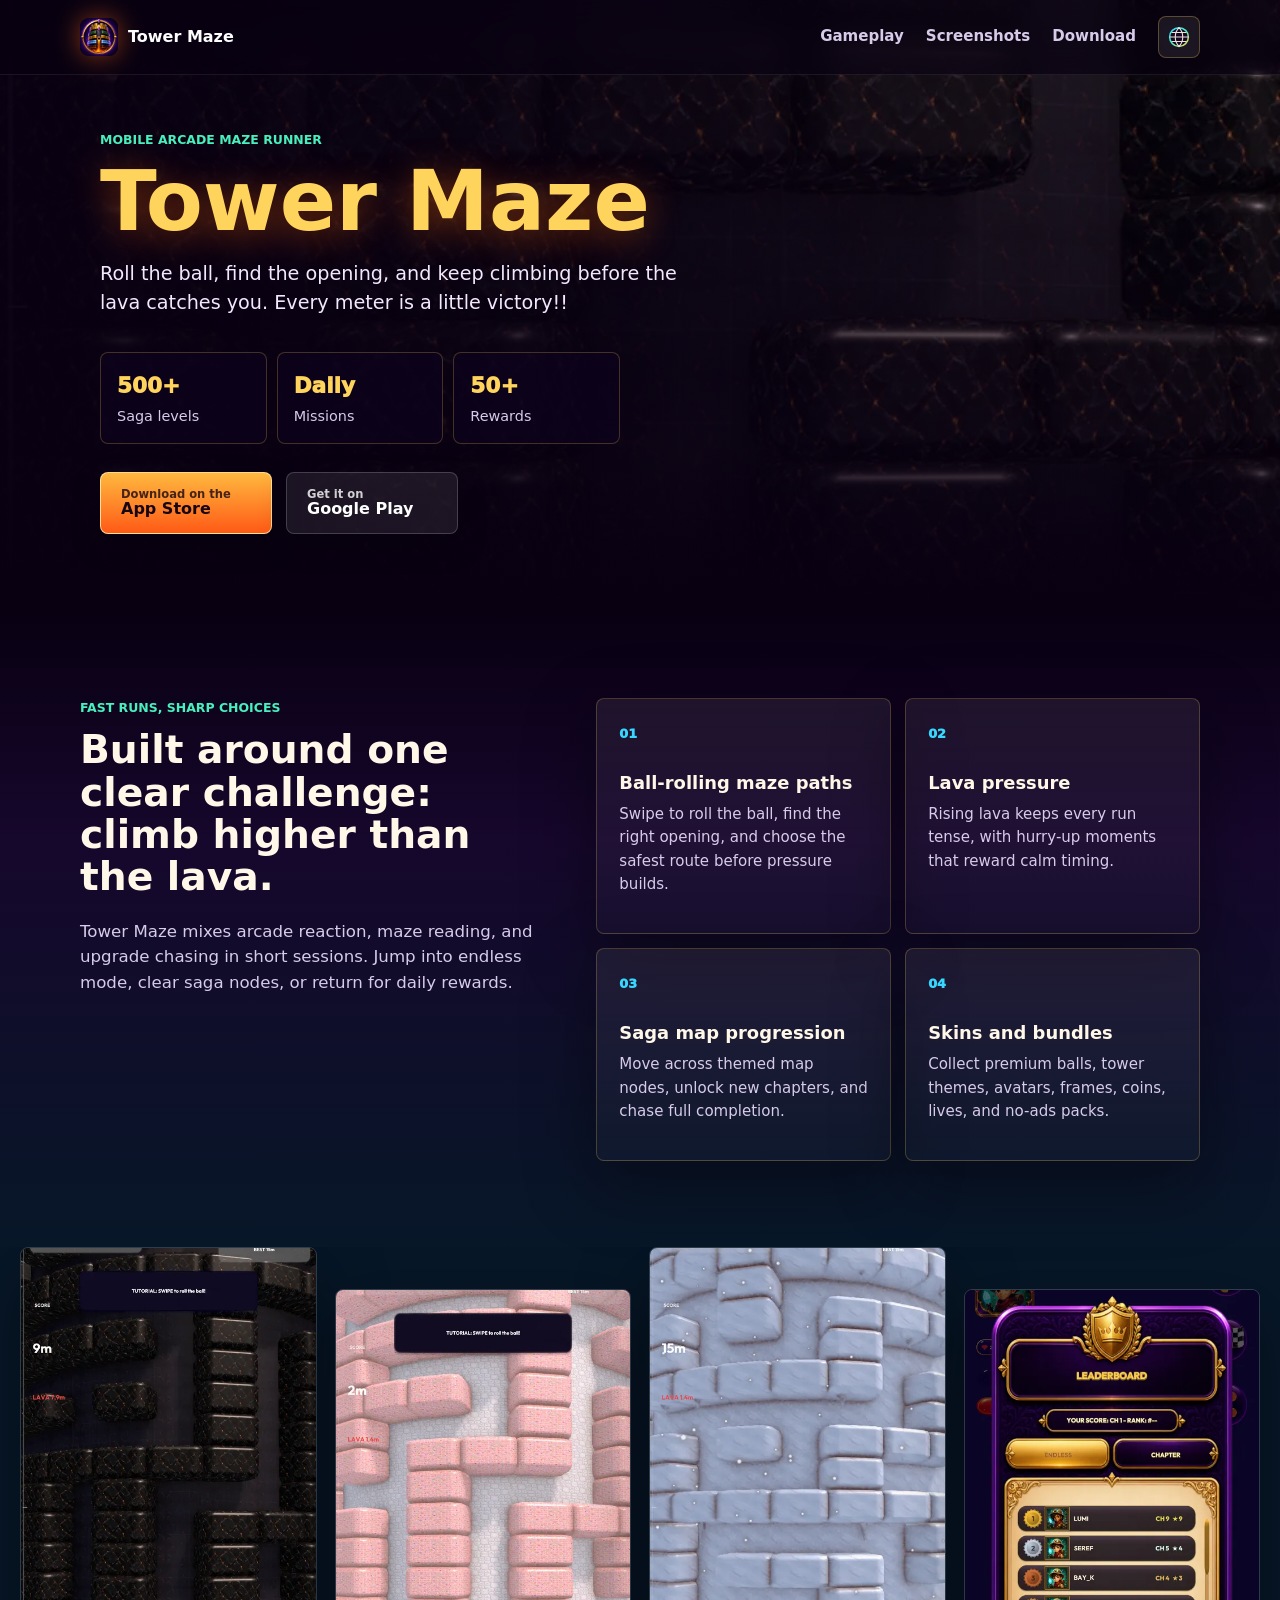
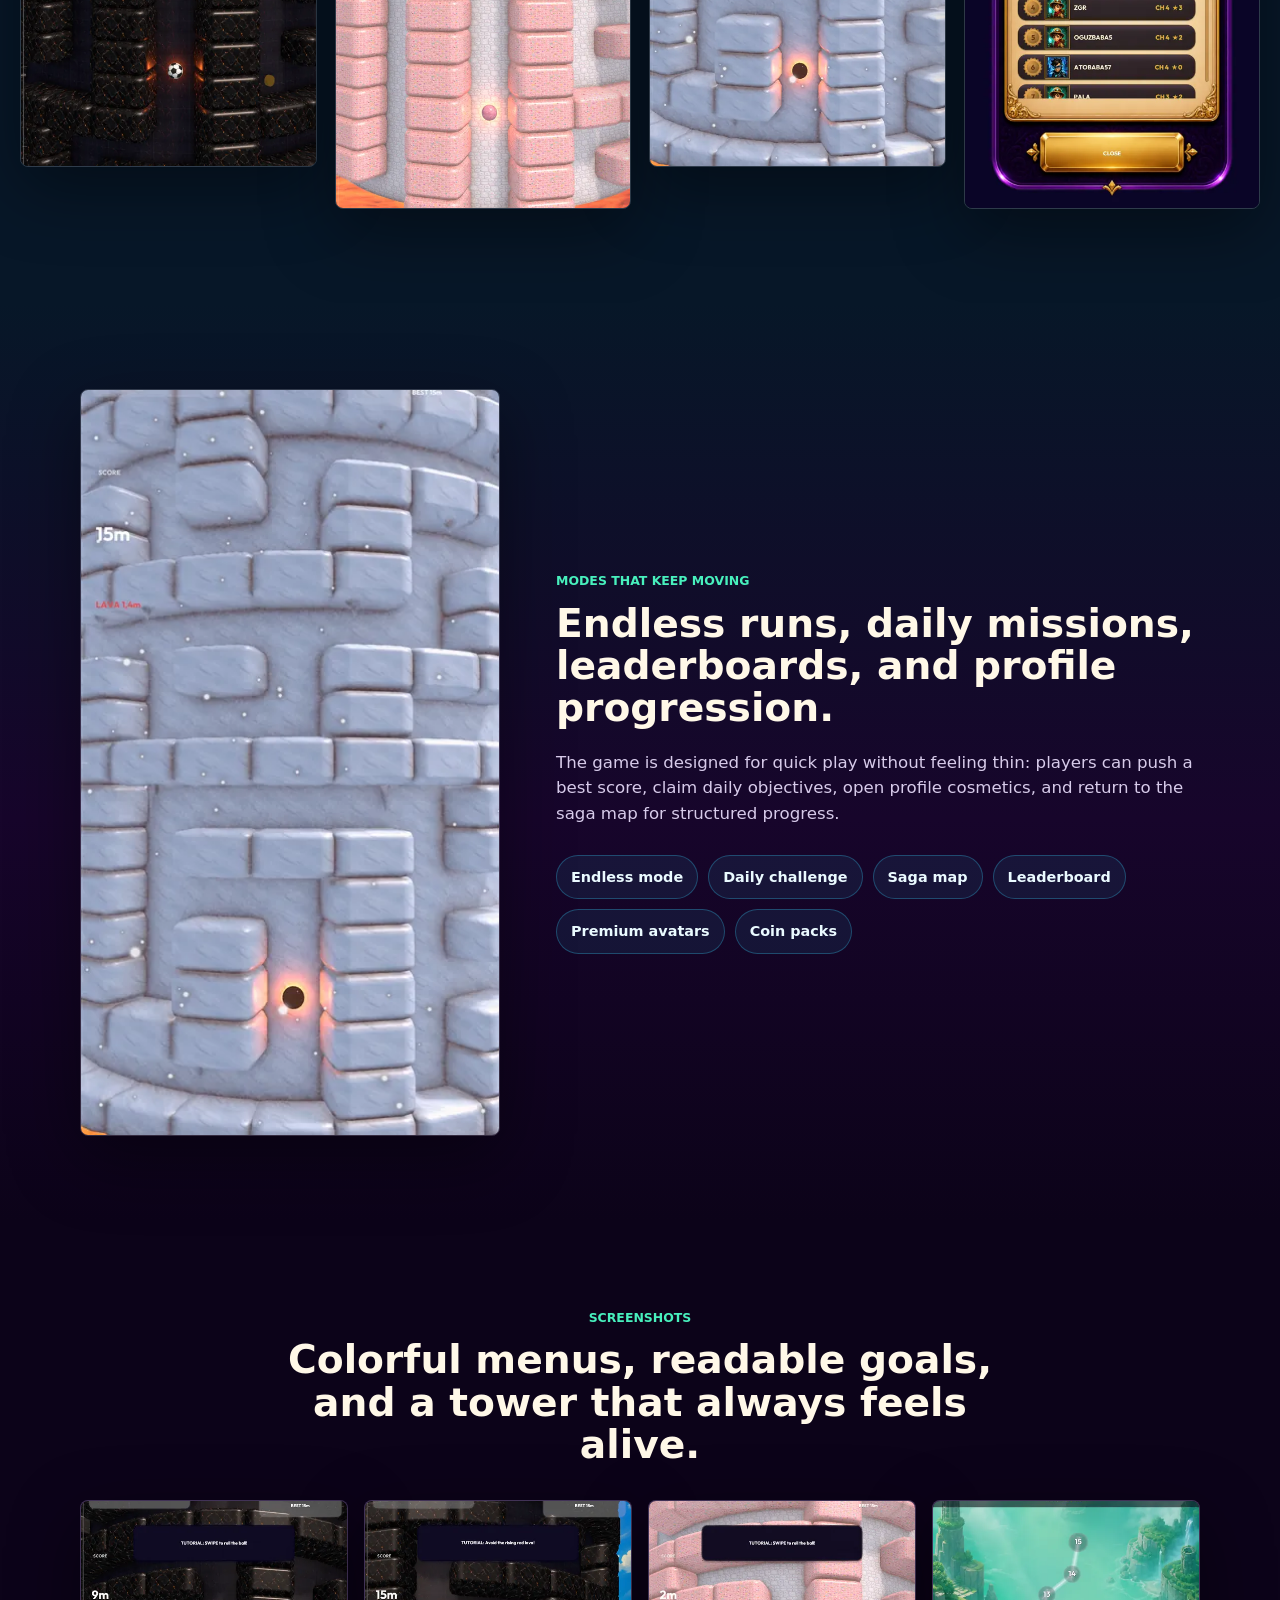
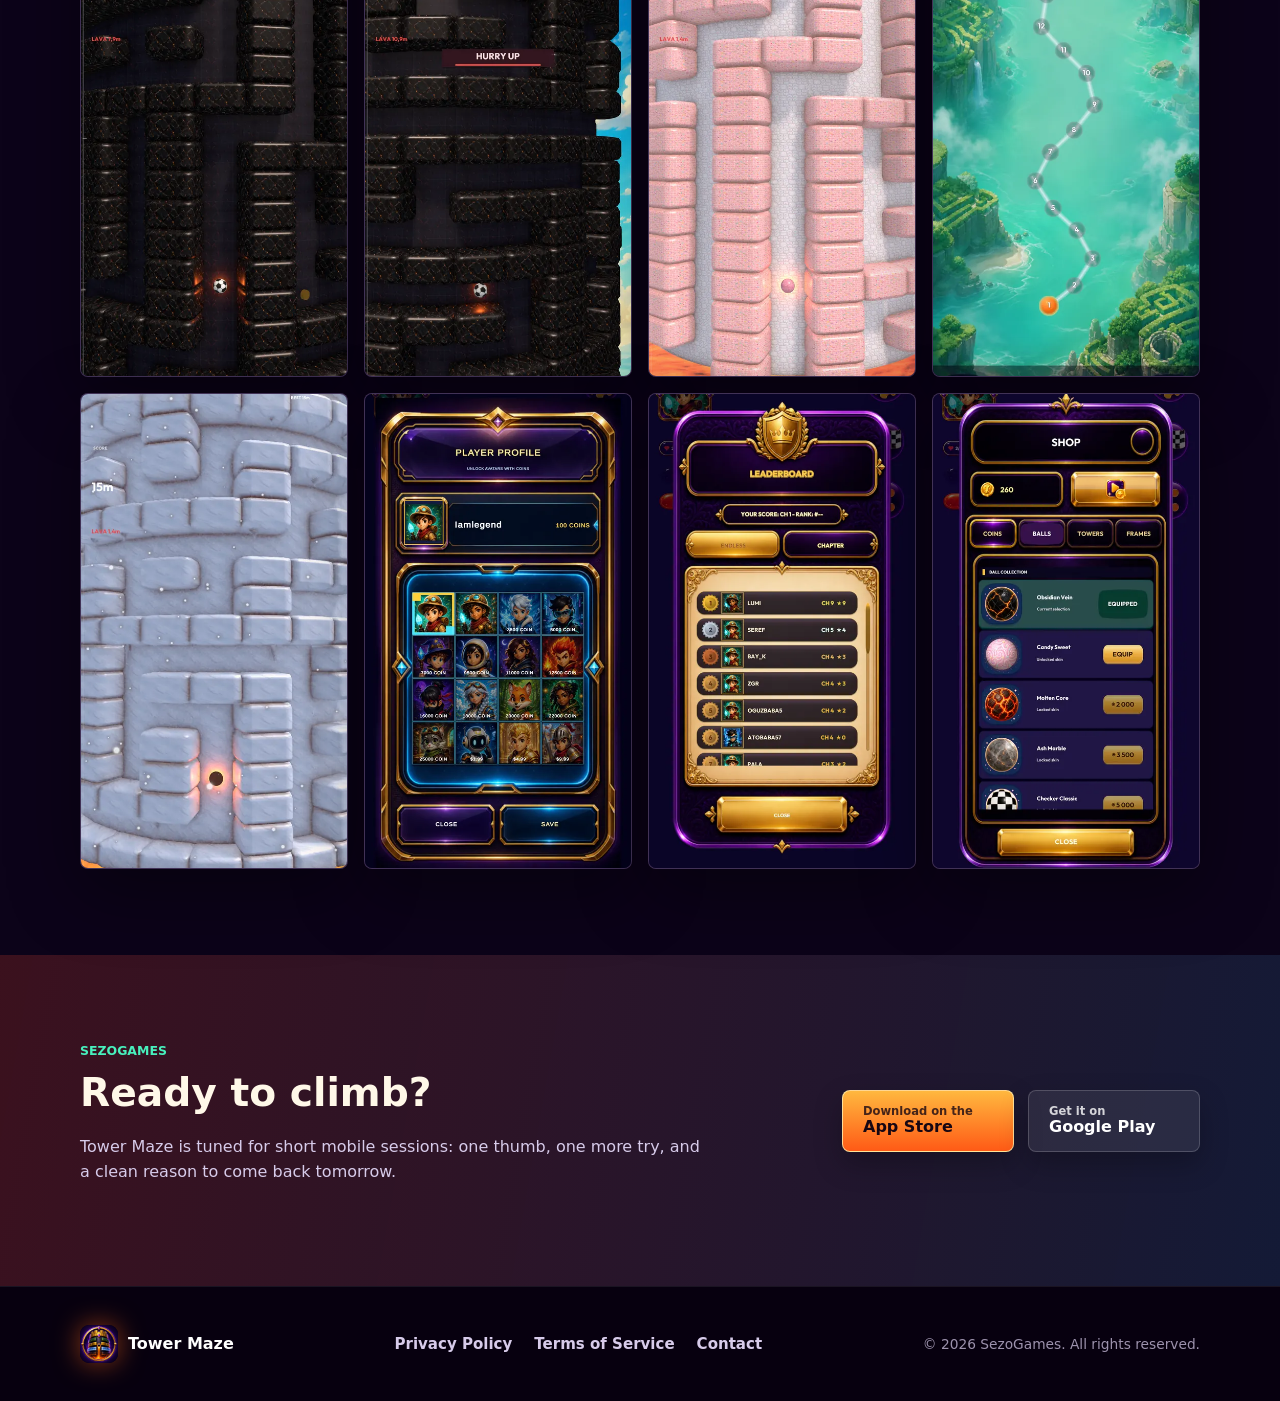
<file: index.html>
<!DOCTYPE html>
<html lang="en">
<head>
  <meta charset="UTF-8" />
  <meta name="viewport" content="width=device-width, initial-scale=1.0" />

  <title>Tower Maze - Climb, Escape, Survive | SezoGames</title>
  <meta name="description" content="Tower Maze is a fast mobile arcade game where you roll a ball through a tower maze, climb away from rising lava, unlock premium skins, and chase daily missions." />
  <meta name="keywords" content="Tower Maze, SezoGames, mobile arcade game, lava tower, rotating maze, ball skins, daily missions, leaderboard" />

  <link rel="canonical" href="https://sezogames.github.io/" />
  <link rel="alternate" hreflang="en" href="https://sezogames.github.io/" />
  <link rel="alternate" hreflang="tr" href="https://sezogames.github.io/tr/" />
  <link rel="alternate" hreflang="es" href="https://sezogames.github.io/es/" />
  <link rel="alternate" hreflang="x-default" href="https://sezogames.github.io/" />

  <meta property="og:type" content="website" />
  <meta property="og:title" content="Tower Maze - Climb, Escape, Survive" />
  <meta property="og:description" content="Roll the ball, dodge rising lava, unlock skins, and master daily missions in Tower Maze." />
  <meta property="og:image" content="https://sezogames.github.io/assets/og-image.png" />
  <meta property="og:url" content="https://sezogames.github.io/" />
  <meta property="og:site_name" content="SezoGames" />

  <meta name="twitter:card" content="summary_large_image" />
  <meta name="twitter:title" content="Tower Maze - Climb, Escape, Survive" />
  <meta name="twitter:description" content="Roll the ball, dodge rising lava, unlock skins, and master daily missions in Tower Maze." />
  <meta name="twitter:image" content="https://sezogames.github.io/assets/og-image.png" />
  <link rel="icon" type="image/png" href="assets/app-icon.png" />

  <script type="application/ld+json">
  {
    "@context": "https://schema.org",
    "@type": "MobileApplication",
    "name": "Tower Maze",
    "description": "A mobile arcade game about rolling a ball through a tower maze, climbing away from rising lava, and unlocking premium cosmetics.",
    "operatingSystem": "Android, iOS",
    "applicationCategory": "GameApplication",
    "genre": ["Arcade", "Puzzle", "Action"],
    "inLanguage": ["en", "tr", "es"],
    "author": {
      "@type": "Organization",
      "name": "SezoGames"
    },
    "offers": {
      "@type": "Offer",
      "price": "0",
      "priceCurrency": "USD"
    }
  }
  </script>

  <link rel="stylesheet" href="style.css" />
</head>
<body>
  <header class="topbar">
    <a class="brand" href="./" aria-label="Tower Maze home">
      <img class="brand-mark" src="assets/app-icon.png" alt="" width="38" height="38" />
      <span>Tower Maze</span>
    </a>
    <nav class="topnav" aria-label="Main navigation">
      <a href="#gameplay">Gameplay</a>
      <a href="#screenshots">Screenshots</a>
      <a href="#download">Download</a>
      <details class="language-switcher">
        <summary aria-label="Choose language">
          <img src="assets/language-icon.svg" alt="" class="language-icon" />
        </summary>
        <div class="language-menu">
          <a href="tr/">Turkce</a>
          <a href="es/">Espanol</a>
        </div>
      </details>
    </nav>
  </header>

  <main>
    <section class="hero" id="download">
      <div class="hero-shade"></div>
      <div class="hero-content">
        <p class="eyebrow">Mobile arcade maze runner</p>
        <h1>Tower Maze</h1>
        <p class="hero-copy">
          Roll the ball, find the opening, and keep climbing before the lava catches you.
          Every meter is a little victory!!
        </p>
        <dl class="hero-stats" aria-label="Game highlights">
          <div>
            <dt>500+</dt>
            <dd>Saga levels</dd>
          </div>
          <div>
            <dt>Daily</dt>
            <dd>Missions</dd>
          </div>
          <div>
            <dt>50+</dt>
            <dd>Rewards</dd>
          </div>
        </dl>
        <div class="hero-actions">
          <a class="store-button primary" href="https://apps.apple.com/app/id6790924420" aria-label="Download Tower Maze on the App Store">
            <span class="store-kicker">Download on the</span>
            <span>App Store</span>
          </a>
          <a class="store-button" href="https://play.google.com/store/apps/details?id=com.sezogames.towermaze" aria-label="Get Tower Maze on Google Play">
            <span class="store-kicker">Get it on</span>
            <span>Google Play</span>
          </a>
        </div>
      </div>
    </section>

    <section class="showcase" id="gameplay">
      <div class="container showcase-grid">
        <div class="section-intro">
          <p class="eyebrow">Fast runs, sharp choices</p>
          <h2>Built around one clear challenge: climb higher than the lava.</h2>
          <p>
            Tower Maze mixes arcade reaction, maze reading, and upgrade chasing in short sessions.
            Jump into endless mode, clear saga nodes, or return for daily rewards.
          </p>
        </div>
        <div class="feature-list">
          <article class="feature-card">
            <span class="feature-number">01</span>
            <h3>Ball-rolling maze paths</h3>
            <p>Swipe to roll the ball, find the right opening, and choose the safest route before pressure builds.</p>
          </article>
          <article class="feature-card">
            <span class="feature-number">02</span>
            <h3>Lava pressure</h3>
            <p>Rising lava keeps every run tense, with hurry-up moments that reward calm timing.</p>
          </article>
          <article class="feature-card">
            <span class="feature-number">03</span>
            <h3>Saga map progression</h3>
            <p>Move across themed map nodes, unlock new chapters, and chase full completion.</p>
          </article>
          <article class="feature-card">
            <span class="feature-number">04</span>
            <h3>Skins and bundles</h3>
            <p>Collect premium balls, tower themes, avatars, frames, coins, lives, and no-ads packs.</p>
          </article>
        </div>
      </div>
    </section>

    <section class="phone-strip" aria-label="Tower Maze gameplay screenshots">
      <img src="assets/screenshots/screen-01.webp" alt="Tower Maze lava tower gameplay with a soccer ball climbing through dark maze blocks" loading="lazy" />
      <img src="assets/screenshots/screen-03.webp" alt="Tower Maze hurry up moment during an icy tower run" loading="lazy" />
      <img src="assets/screenshots/screen-05.webp" alt="Tower Maze frost tower gameplay with lava below" loading="lazy" />
      <img src="assets/screenshots/screen-07.webp" alt="Tower Maze reward and mission screen" loading="lazy" />
    </section>

    <section class="deep-dive">
      <div class="container split">
        <div class="visual-panel">
          <img src="assets/frost-gameplay.webp" alt="Tower Maze icy tower gameplay with lava at the bottom" loading="lazy" />
        </div>
        <div class="section-intro">
          <p class="eyebrow">Modes that keep moving</p>
          <h2>Endless runs, daily missions, leaderboards, and profile progression.</h2>
          <p>
            The game is designed for quick play without feeling thin: players can push a best score,
            claim daily objectives, open profile cosmetics, and return to the saga map for structured progress.
          </p>
          <div class="pill-grid">
            <span>Endless mode</span>
            <span>Daily challenge</span>
            <span>Saga map</span>
            <span>Leaderboard</span>
            <span>Premium avatars</span>
            <span>Coin packs</span>
          </div>
        </div>
      </div>
    </section>

    <section class="gallery" id="screenshots">
      <div class="container">
        <div class="section-intro centered">
          <p class="eyebrow">Screenshots</p>
          <h2>Colorful menus, readable goals, and a tower that always feels alive.</h2>
        </div>
        <div class="screenshot-gallery">
          <img src="assets/screenshots/screen-01.webp" alt="Tower Maze dark lava gameplay screenshot" loading="lazy" />
          <img src="assets/screenshots/screen-02.webp" alt="Tower Maze gameplay screenshot with lava rising" loading="lazy" />
          <img src="assets/screenshots/screen-03.webp" alt="Tower Maze icy hurry up gameplay screenshot" loading="lazy" />
          <img src="assets/screenshots/screen-04.webp" alt="Tower Maze main menu screenshot" loading="lazy" />
          <img src="assets/screenshots/screen-05.webp" alt="Tower Maze frost tower gameplay screenshot" loading="lazy" />
          <img src="assets/screenshots/screen-06.webp" alt="Tower Maze reward screen screenshot" loading="lazy" />
          <img src="assets/screenshots/screen-07.webp" alt="Tower Maze missions and reward screenshot" loading="lazy" />
          <img src="assets/screenshots/screen-08.webp" alt="Tower Maze customization screenshot" loading="lazy" />
        </div>
      </div>
    </section>

    <section class="download-band">
      <div class="container download-grid">
        <div>
          <p class="eyebrow">SezoGames</p>
          <h2>Ready to climb?</h2>
          <p>
            Tower Maze is tuned for short mobile sessions: one thumb, one more try,
            and a clean reason to come back tomorrow.
          </p>
        </div>
        <div class="download-actions">
          <a class="store-button primary" href="https://apps.apple.com/app/id6790924420" aria-label="Download Tower Maze on the App Store">
            <span class="store-kicker">Download on the</span>
            <span>App Store</span>
          </a>
          <a class="store-button" href="https://play.google.com/store/apps/details?id=com.sezogames.towermaze" aria-label="Get Tower Maze on Google Play">
            <span class="store-kicker">Get it on</span>
            <span>Google Play</span>
          </a>
        </div>
      </div>
    </section>
  </main>

  <footer class="site-footer">
    <div class="container footer-inner">
      <a class="brand footer-brand" href="./">
        <img class="brand-mark" src="assets/app-icon.png" alt="" width="38" height="38" />
        <span>Tower Maze</span>
      </a>
      <nav class="footer-nav" aria-label="Footer navigation">
        <a href="privacy.html">Privacy Policy</a>
        <a href="terms.html">Terms of Service</a>
        <a href="mailto:oguzhansezgin.ie@gmail.com">Contact</a>
      </nav>
      <p class="footer-copy">&copy; 2026 SezoGames. All rights reserved.</p>
    </div>
  </footer>
</body>
</html>
</file>
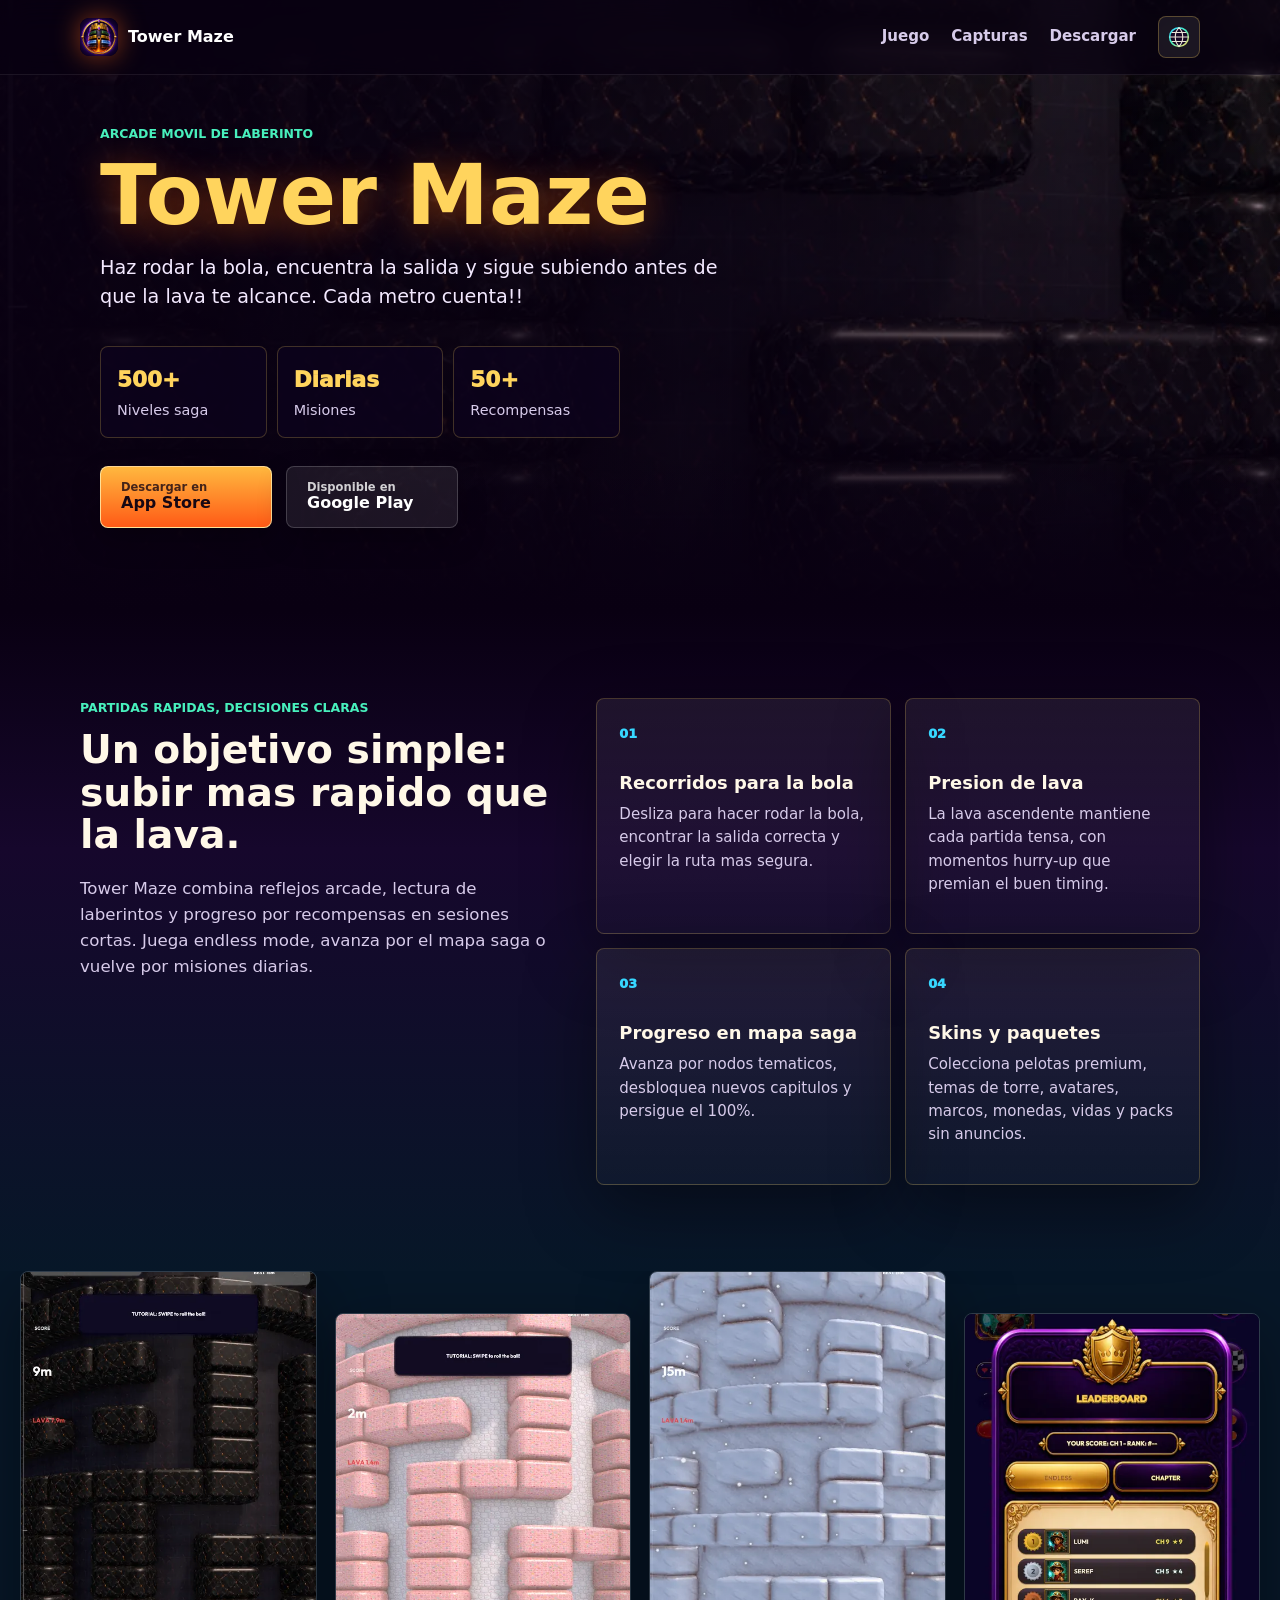
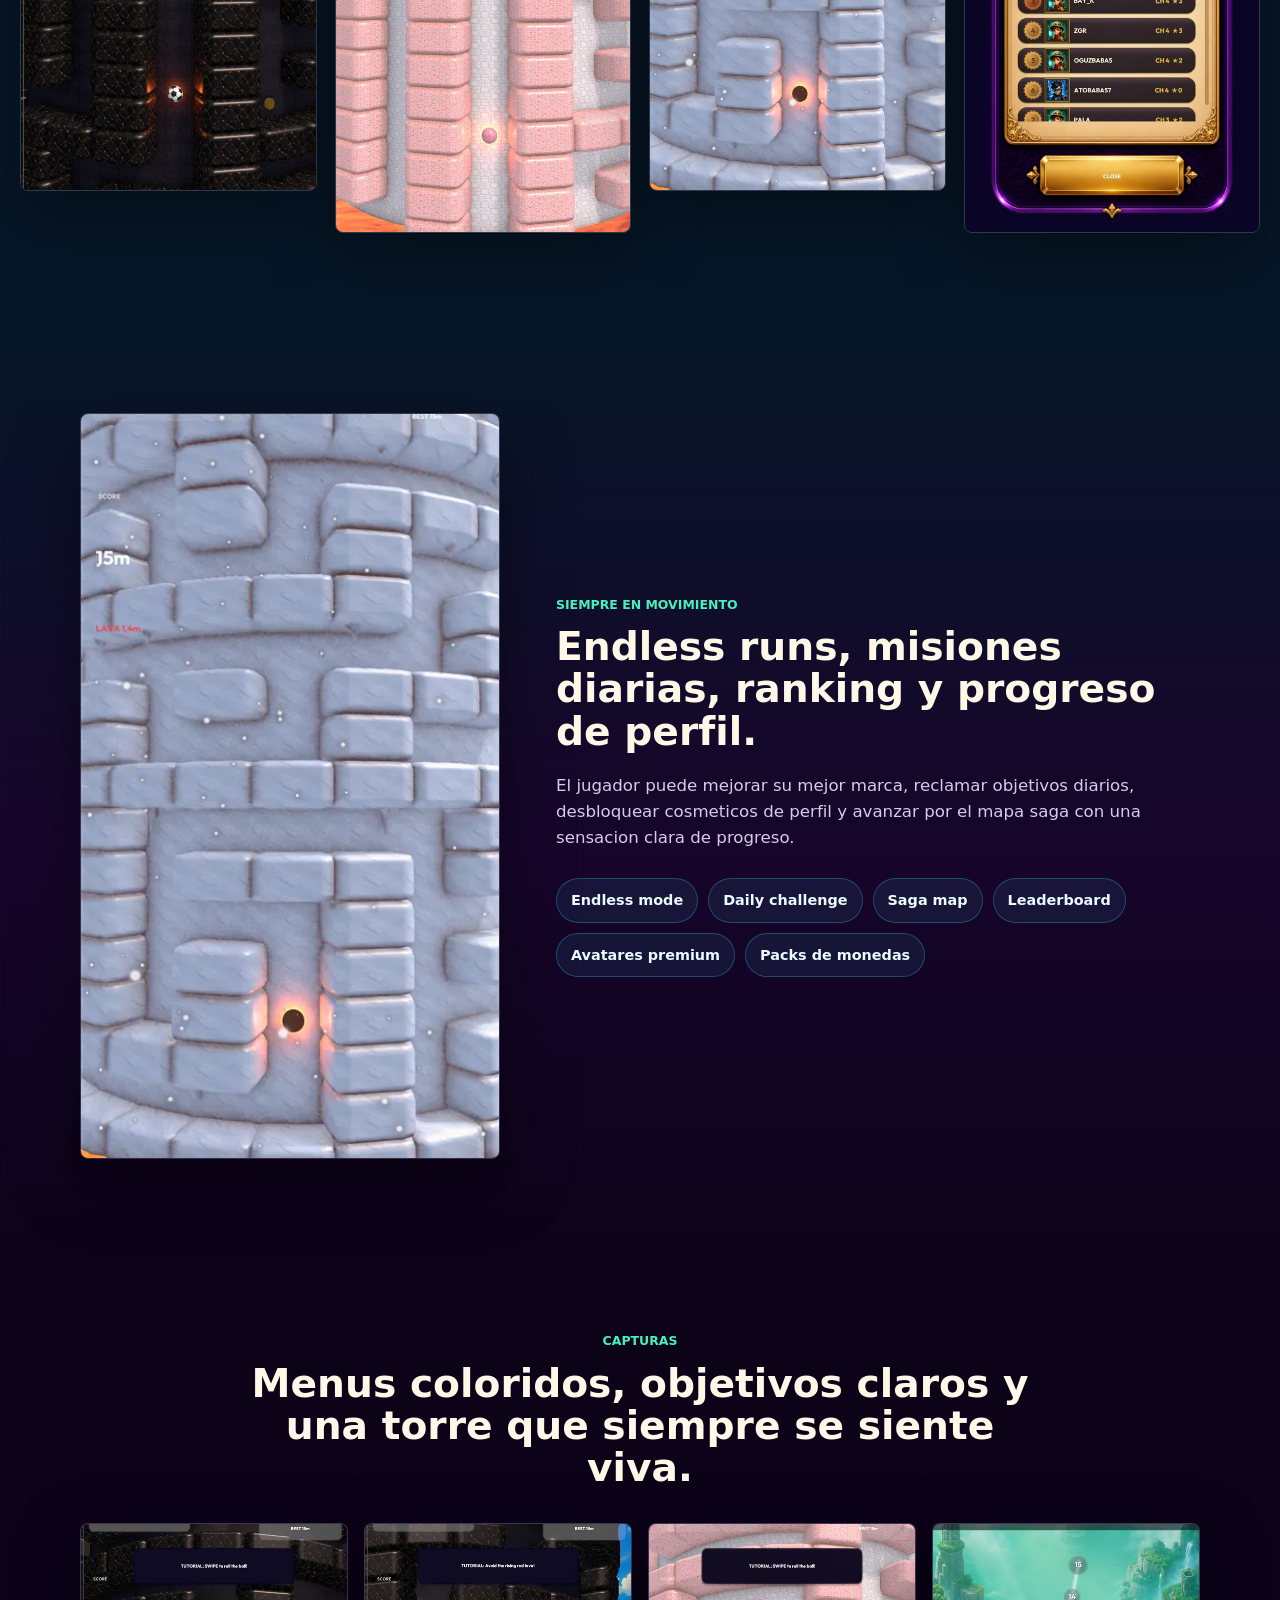
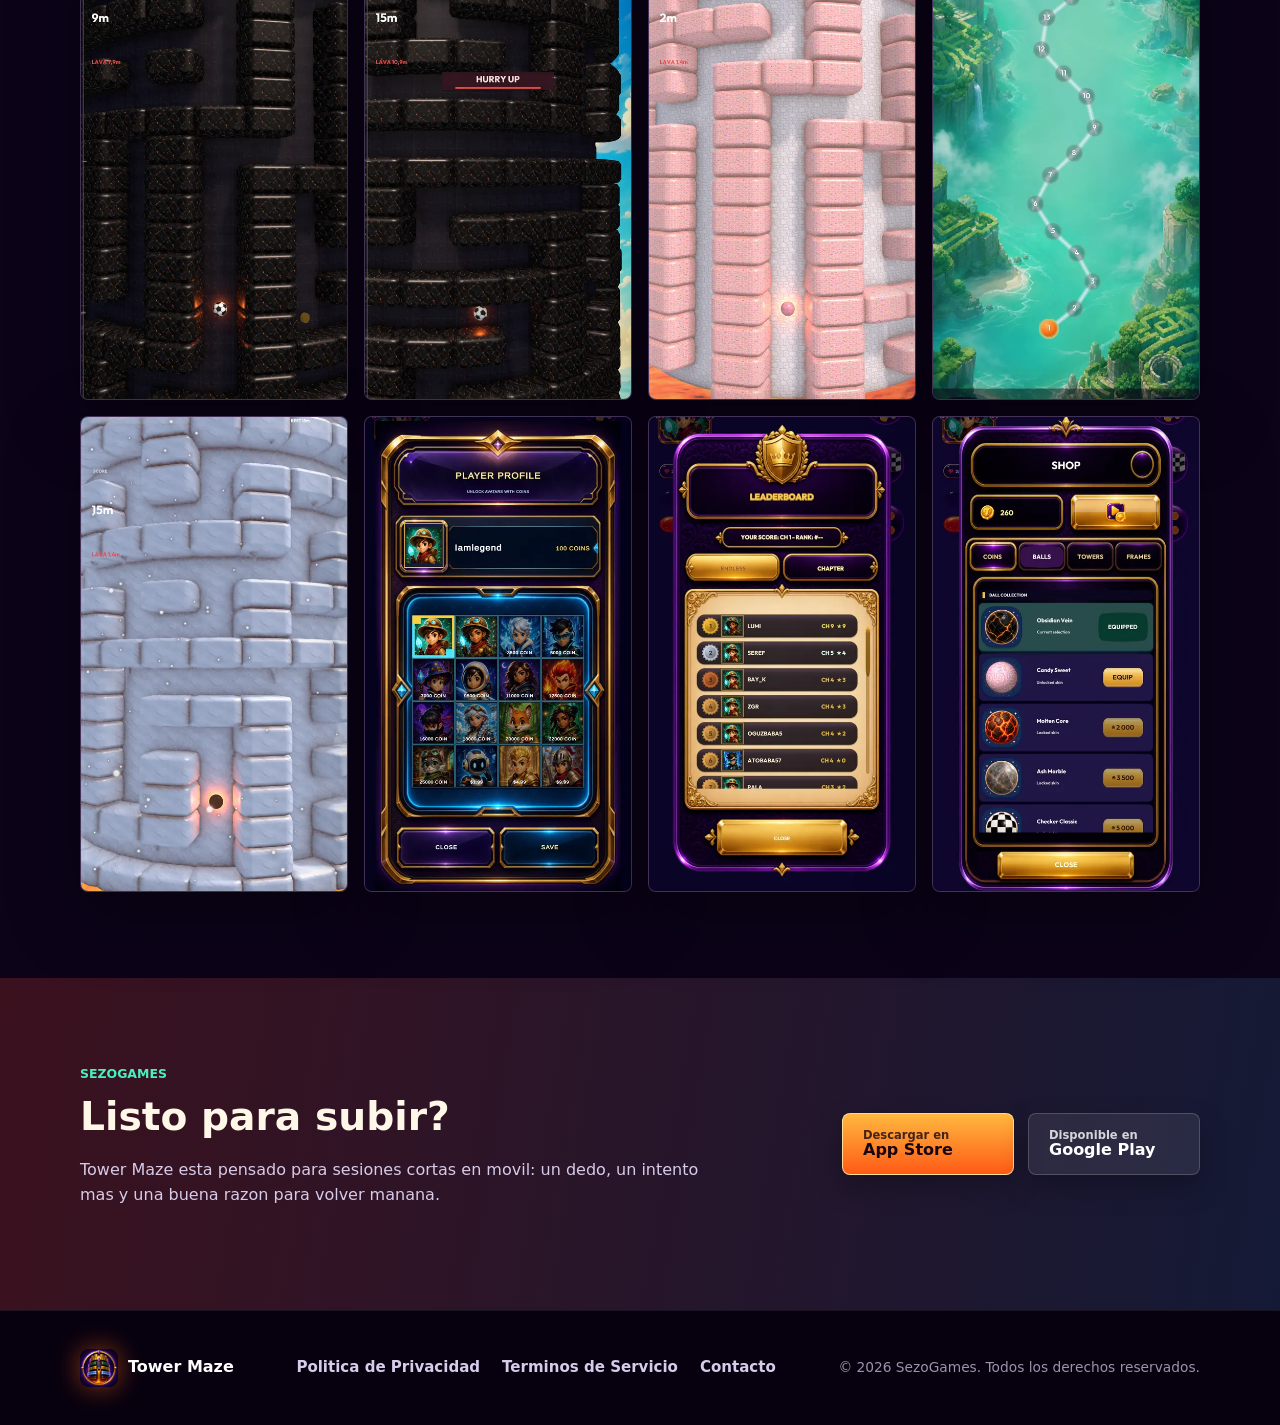
<file: es/index.html>
<!DOCTYPE html>
<html lang="es">
<head>
  <meta charset="UTF-8" />
  <meta name="viewport" content="width=device-width, initial-scale=1.0" />

  <title>Tower Maze - Sube, Escapa, Sobrevive | SezoGames</title>
  <meta name="description" content="Tower Maze es un juego arcade movil donde haces rodar una bola por una torre laberinto, escapas de la lava, desbloqueas skins premium y completas misiones diarias." />
  <meta name="keywords" content="Tower Maze, SezoGames, juego arcade movil, torre de lava, laberinto giratorio, skins de pelota, misiones diarias, clasificacion" />

  <link rel="canonical" href="https://sezogames.github.io/es/" />
  <link rel="alternate" hreflang="en" href="https://sezogames.github.io/" />
  <link rel="alternate" hreflang="tr" href="https://sezogames.github.io/tr/" />
  <link rel="alternate" hreflang="es" href="https://sezogames.github.io/es/" />
  <link rel="alternate" hreflang="x-default" href="https://sezogames.github.io/" />

  <meta property="og:type" content="website" />
  <meta property="og:title" content="Tower Maze - Sube, Escapa, Sobrevive" />
  <meta property="og:description" content="Haz rodar la bola, esquiva la lava, desbloquea skins y completa misiones diarias en Tower Maze." />
  <meta property="og:image" content="https://sezogames.github.io/assets/og-image.png" />
  <meta property="og:url" content="https://sezogames.github.io/es/" />
  <meta property="og:site_name" content="SezoGames" />
  <meta property="og:locale" content="es_ES" />

  <meta name="twitter:card" content="summary_large_image" />
  <meta name="twitter:title" content="Tower Maze - Sube, Escapa, Sobrevive" />
  <meta name="twitter:description" content="Haz rodar la bola, esquiva la lava, desbloquea skins y completa misiones diarias en Tower Maze." />
  <meta name="twitter:image" content="https://sezogames.github.io/assets/og-image.png" />
  <link rel="icon" type="image/png" href="../assets/app-icon.png" />

  <script type="application/ld+json">
  {
    "@context": "https://schema.org",
    "@type": "MobileApplication",
    "name": "Tower Maze",
    "description": "Un juego arcade movil sobre hacer rodar una bola por una torre laberinto, escapar de la lava ascendente y desbloquear cosmeticos premium.",
    "operatingSystem": "Android, iOS",
    "applicationCategory": "GameApplication",
    "genre": ["Arcade", "Puzzle", "Action"],
    "inLanguage": ["en", "tr", "es"],
    "author": {
      "@type": "Organization",
      "name": "SezoGames"
    },
    "offers": {
      "@type": "Offer",
      "price": "0",
      "priceCurrency": "USD"
    }
  }
  </script>

  <link rel="stylesheet" href="../style.css" />
</head>
<body>
  <header class="topbar">
    <a class="brand" href="../" aria-label="Inicio de Tower Maze">
      <img class="brand-mark" src="../assets/app-icon.png" alt="" width="38" height="38" />
      <span>Tower Maze</span>
    </a>
    <nav class="topnav" aria-label="Navegacion principal">
      <a href="#gameplay">Juego</a>
      <a href="#screenshots">Capturas</a>
      <a href="#download">Descargar</a>
      <details class="language-switcher">
        <summary aria-label="Elegir idioma">
          <img src="../assets/language-icon.svg" alt="" class="language-icon" />
        </summary>
        <div class="language-menu">
          <a href="../">English</a>
          <a href="../tr/">Turkce</a>
        </div>
      </details>
    </nav>
  </header>

  <main>
    <section class="hero" id="download">
      <div class="hero-content">
        <p class="eyebrow">Arcade movil de laberinto</p>
        <h1>Tower Maze</h1>
        <p class="hero-copy">
          Haz rodar la bola, encuentra la salida y sigue subiendo antes de que la lava te alcance.
          Cada metro cuenta!!
        </p>
        <dl class="hero-stats" aria-label="Destacados del juego">
          <div>
            <dt>500+</dt>
            <dd>Niveles saga</dd>
          </div>
          <div>
            <dt>Diarias</dt>
            <dd>Misiones</dd>
          </div>
          <div>
            <dt>50+</dt>
            <dd>Recompensas</dd>
          </div>
        </dl>
        <div class="hero-actions">
          <a class="store-button primary" href="https://apps.apple.com/app/id6790924420" aria-label="Descargar Tower Maze en App Store">
            <span class="store-kicker">Descargar en</span>
            <span>App Store</span>
          </a>
          <a class="store-button" href="https://play.google.com/store/apps/details?id=com.sezogames.towermaze" aria-label="Descargar Tower Maze en Google Play">
            <span class="store-kicker">Disponible en</span>
            <span>Google Play</span>
          </a>
        </div>
      </div>
    </section>

    <section class="showcase" id="gameplay">
      <div class="container showcase-grid">
        <div class="section-intro">
          <p class="eyebrow">Partidas rapidas, decisiones claras</p>
          <h2>Un objetivo simple: subir mas rapido que la lava.</h2>
          <p>
            Tower Maze combina reflejos arcade, lectura de laberintos y progreso por recompensas en sesiones cortas.
            Juega endless mode, avanza por el mapa saga o vuelve por misiones diarias.
          </p>
        </div>
        <div class="feature-list">
          <article class="feature-card">
            <span class="feature-number">01</span>
            <h3>Recorridos para la bola</h3>
            <p>Desliza para hacer rodar la bola, encontrar la salida correcta y elegir la ruta mas segura.</p>
          </article>
          <article class="feature-card">
            <span class="feature-number">02</span>
            <h3>Presion de lava</h3>
            <p>La lava ascendente mantiene cada partida tensa, con momentos hurry-up que premian el buen timing.</p>
          </article>
          <article class="feature-card">
            <span class="feature-number">03</span>
            <h3>Progreso en mapa saga</h3>
            <p>Avanza por nodos tematicos, desbloquea nuevos capitulos y persigue el 100%.</p>
          </article>
          <article class="feature-card">
            <span class="feature-number">04</span>
            <h3>Skins y paquetes</h3>
            <p>Colecciona pelotas premium, temas de torre, avatares, marcos, monedas, vidas y packs sin anuncios.</p>
          </article>
        </div>
      </div>
    </section>

    <section class="phone-strip" aria-label="Capturas de Tower Maze">
      <img src="../assets/screenshots/screen-01.webp" alt="Gameplay de Tower Maze en una torre oscura con lava" loading="lazy" />
      <img src="../assets/screenshots/screen-03.webp" alt="Momento hurry up en una torre helada de Tower Maze" loading="lazy" />
      <img src="../assets/screenshots/screen-05.webp" alt="Gameplay de Tower Maze con torre helada y lava abajo" loading="lazy" />
      <img src="../assets/screenshots/screen-07.webp" alt="Pantalla de recompensas y misiones de Tower Maze" loading="lazy" />
    </section>

    <section class="deep-dive">
      <div class="container split">
        <div class="visual-panel">
          <img src="../assets/frost-gameplay.webp" alt="Gameplay de Tower Maze en torre de hielo" loading="lazy" />
        </div>
        <div class="section-intro">
          <p class="eyebrow">Siempre en movimiento</p>
          <h2>Endless runs, misiones diarias, ranking y progreso de perfil.</h2>
          <p>
            El jugador puede mejorar su mejor marca, reclamar objetivos diarios, desbloquear cosmeticos de perfil
            y avanzar por el mapa saga con una sensacion clara de progreso.
          </p>
          <div class="pill-grid">
            <span>Endless mode</span>
            <span>Daily challenge</span>
            <span>Saga map</span>
            <span>Leaderboard</span>
            <span>Avatares premium</span>
            <span>Packs de monedas</span>
          </div>
        </div>
      </div>
    </section>

    <section class="gallery" id="screenshots">
      <div class="container">
        <div class="section-intro centered">
          <p class="eyebrow">Capturas</p>
          <h2>Menus coloridos, objetivos claros y una torre que siempre se siente viva.</h2>
        </div>
        <div class="screenshot-gallery">
          <img src="../assets/screenshots/screen-01.webp" alt="Captura de gameplay oscuro con lava en Tower Maze" loading="lazy" />
          <img src="../assets/screenshots/screen-02.webp" alt="Captura de Tower Maze con lava ascendente" loading="lazy" />
          <img src="../assets/screenshots/screen-03.webp" alt="Captura de gameplay helado hurry up de Tower Maze" loading="lazy" />
          <img src="../assets/screenshots/screen-04.webp" alt="Menu principal de Tower Maze" loading="lazy" />
          <img src="../assets/screenshots/screen-05.webp" alt="Torre helada de Tower Maze" loading="lazy" />
          <img src="../assets/screenshots/screen-06.webp" alt="Pantalla de recompensa de Tower Maze" loading="lazy" />
          <img src="../assets/screenshots/screen-07.webp" alt="Pantalla de misiones de Tower Maze" loading="lazy" />
          <img src="../assets/screenshots/screen-08.webp" alt="Pantalla de personalizacion de Tower Maze" loading="lazy" />
        </div>
      </div>
    </section>

    <section class="download-band">
      <div class="container download-grid">
        <div>
          <p class="eyebrow">SezoGames</p>
          <h2>Listo para subir?</h2>
          <p>
            Tower Maze esta pensado para sesiones cortas en movil: un dedo, un intento mas
            y una buena razon para volver manana.
          </p>
        </div>
        <div class="download-actions">
          <a class="store-button primary" href="https://apps.apple.com/app/id6790924420" aria-label="Descargar Tower Maze en App Store">
            <span class="store-kicker">Descargar en</span>
            <span>App Store</span>
          </a>
          <a class="store-button" href="https://play.google.com/store/apps/details?id=com.sezogames.towermaze" aria-label="Descargar Tower Maze en Google Play">
            <span class="store-kicker">Disponible en</span>
            <span>Google Play</span>
          </a>
        </div>
      </div>
    </section>
  </main>

  <footer class="site-footer">
    <div class="container footer-inner">
      <a class="brand footer-brand" href="../">
        <img class="brand-mark" src="../assets/app-icon.png" alt="" width="38" height="38" />
        <span>Tower Maze</span>
      </a>
      <nav class="footer-nav" aria-label="Navegacion del pie">
        <a href="../privacy.html">Politica de Privacidad</a>
        <a href="../terms.html">Terminos de Servicio</a>
        <a href="mailto:oguzhansezgin.ie@gmail.com">Contacto</a>
      </nav>
      <p class="footer-copy">&copy; 2026 SezoGames. Todos los derechos reservados.</p>
    </div>
  </footer>
</body>
</html>
</file>
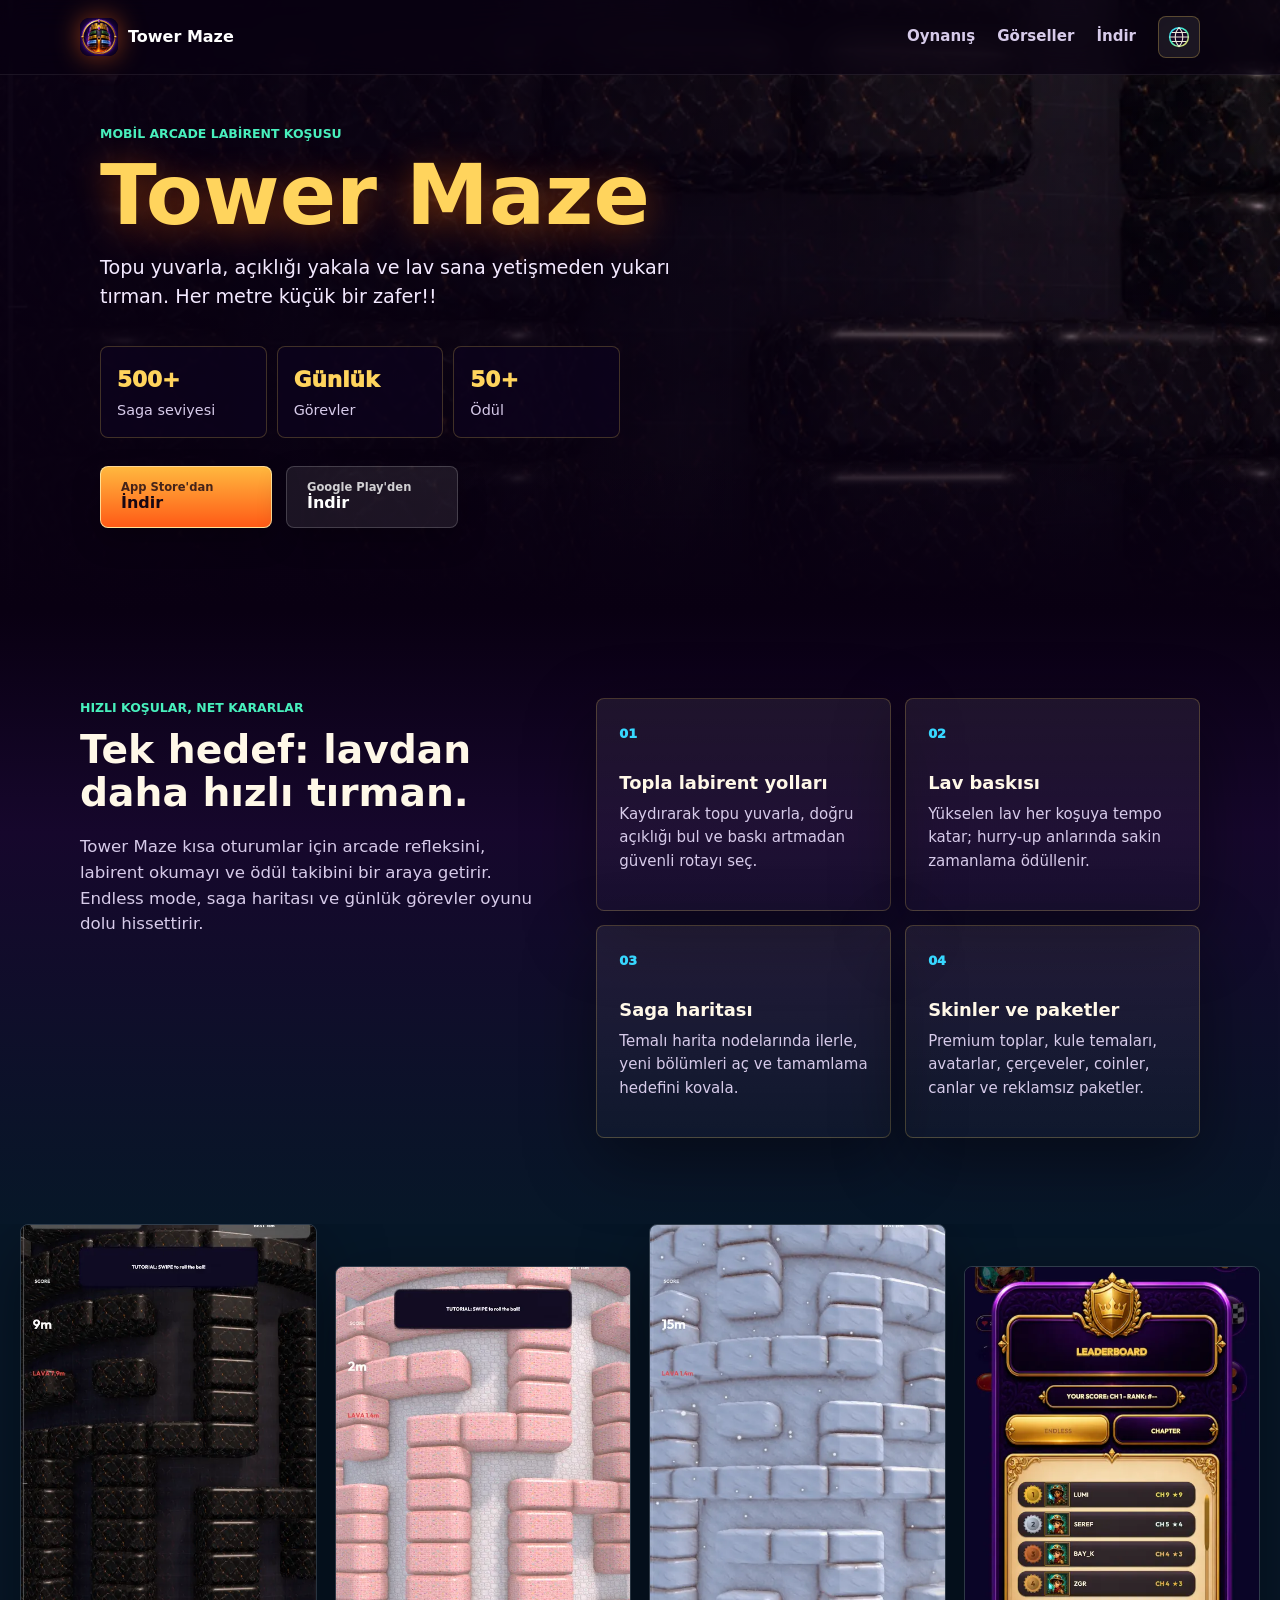
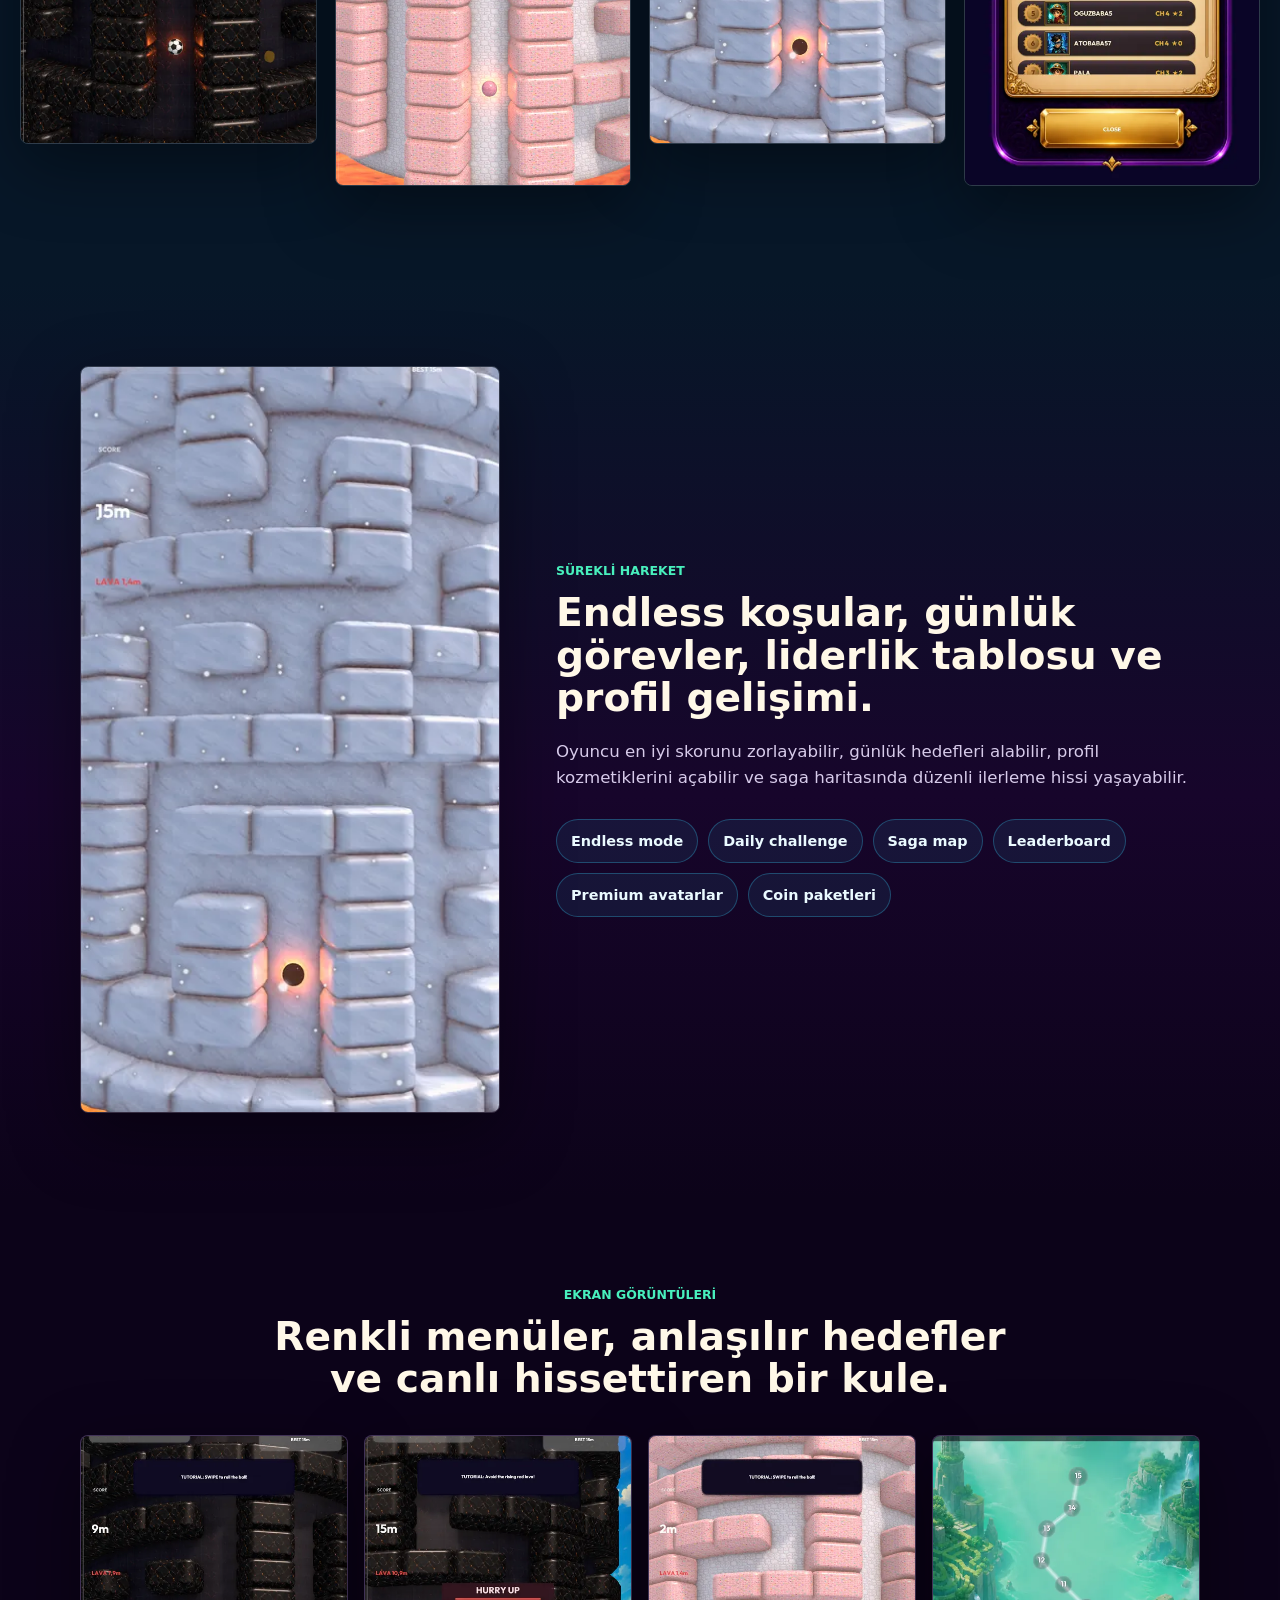
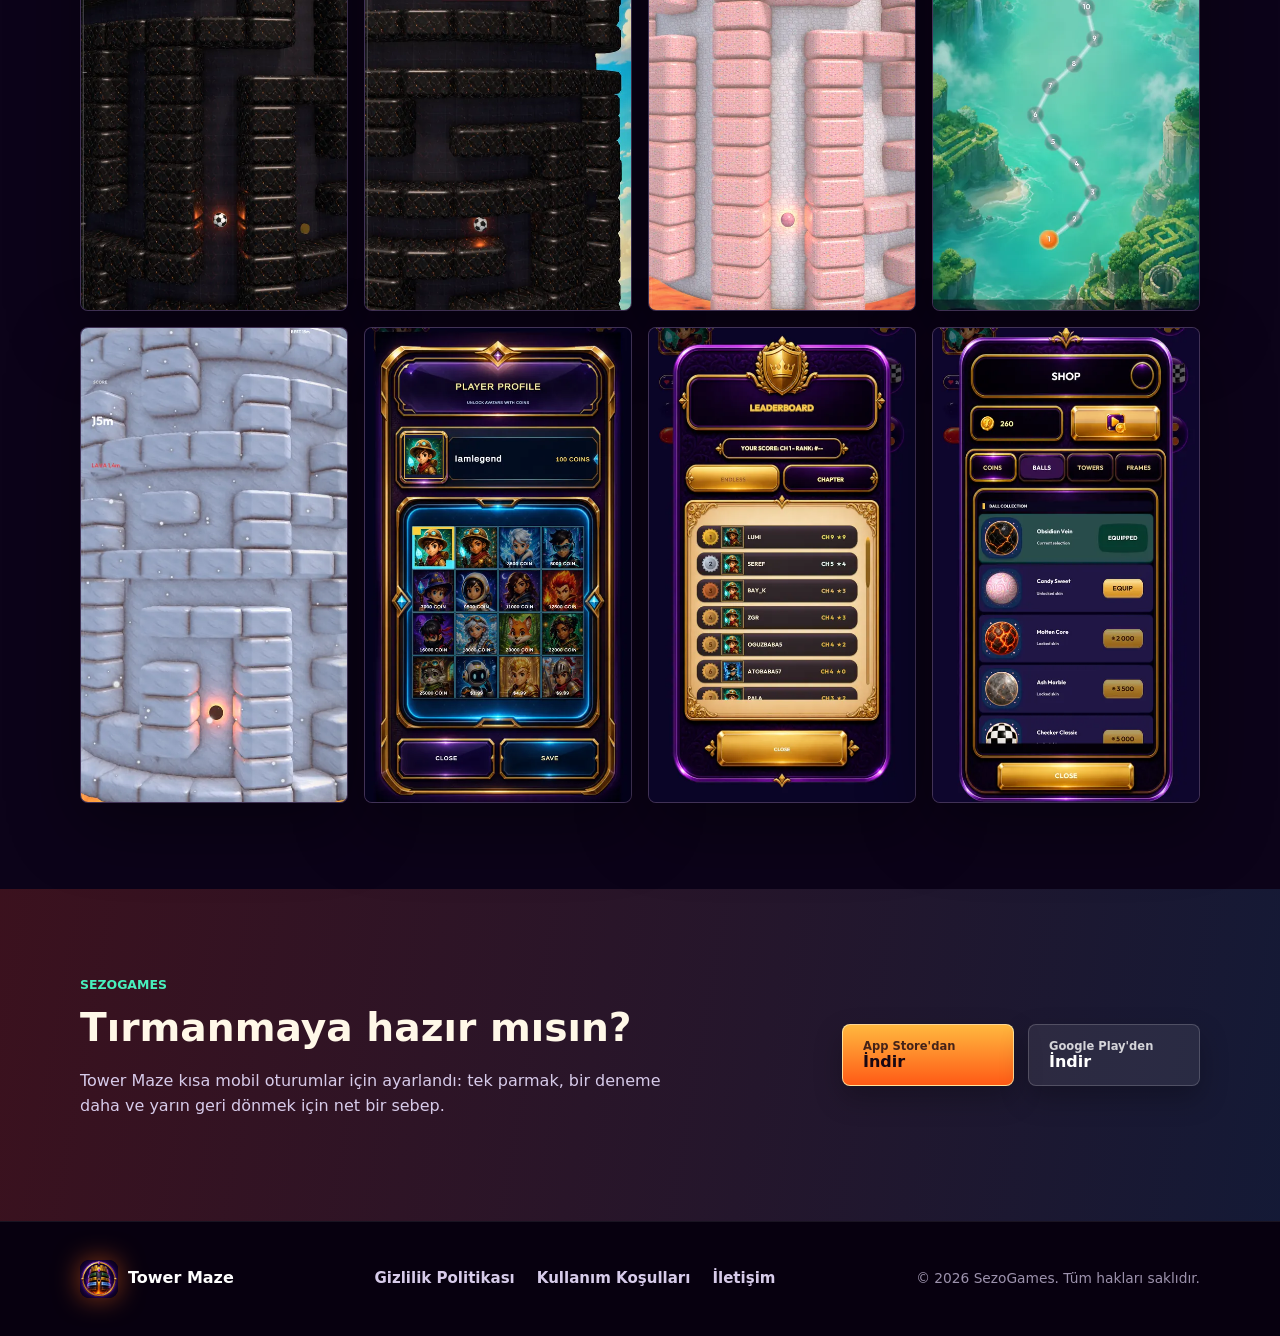
<file: tr/index.html>
<!DOCTYPE html>
<html lang="tr">
<head>
  <meta charset="UTF-8" />
  <meta name="viewport" content="width=device-width, initial-scale=1.0" />

  <title>Tower Maze - Tırman, Kaç, Hayatta Kal | SezoGames</title>
  <meta name="description" content="Tower Maze, topu labirent kulesinin yollarında yuvarlayıp yükselen lavdan kaçarak tırmandığın hızlı bir mobil arcade oyunudur. Skinleri aç, günlük görevleri tamamla ve liderlik tablosunda yüksel." />
  <meta name="keywords" content="Tower Maze, SezoGames, mobil arcade oyunu, lav kulesi, dönen labirent, top skinleri, günlük görevler, liderlik tablosu" />

  <link rel="canonical" href="https://sezogames.github.io/tr/" />
  <link rel="alternate" hreflang="en" href="https://sezogames.github.io/" />
  <link rel="alternate" hreflang="tr" href="https://sezogames.github.io/tr/" />
  <link rel="alternate" hreflang="es" href="https://sezogames.github.io/es/" />
  <link rel="alternate" hreflang="x-default" href="https://sezogames.github.io/" />

  <meta property="og:type" content="website" />
  <meta property="og:title" content="Tower Maze - Tırman, Kaç, Hayatta Kal" />
  <meta property="og:description" content="Topu yuvarla, yükselen lavdan kaç, skinleri aç ve günlük görevleri tamamla." />
  <meta property="og:image" content="https://sezogames.github.io/assets/og-image.png" />
  <meta property="og:url" content="https://sezogames.github.io/tr/" />
  <meta property="og:site_name" content="SezoGames" />
  <meta property="og:locale" content="tr_TR" />

  <meta name="twitter:card" content="summary_large_image" />
  <meta name="twitter:title" content="Tower Maze - Tırman, Kaç, Hayatta Kal" />
  <meta name="twitter:description" content="Topu yuvarla, yükselen lavdan kaç, skinleri aç ve günlük görevleri tamamla." />
  <meta name="twitter:image" content="https://sezogames.github.io/assets/og-image.png" />
  <link rel="icon" type="image/png" href="../assets/app-icon.png" />

  <script type="application/ld+json">
  {
    "@context": "https://schema.org",
    "@type": "MobileApplication",
    "name": "Tower Maze",
    "description": "Topu labirent kulesinin yollarında yuvarlayıp yükselen lavdan kaçarak tırmandığın mobil arcade oyunu.",
    "operatingSystem": "Android, iOS",
    "applicationCategory": "GameApplication",
    "genre": ["Arcade", "Puzzle", "Action"],
    "inLanguage": ["en", "tr", "es"],
    "author": {
      "@type": "Organization",
      "name": "SezoGames"
    },
    "offers": {
      "@type": "Offer",
      "price": "0",
      "priceCurrency": "USD"
    }
  }
  </script>

  <link rel="stylesheet" href="../style.css" />
</head>
<body>
  <header class="topbar">
    <a class="brand" href="../" aria-label="Tower Maze ana sayfa">
      <img class="brand-mark" src="../assets/app-icon.png" alt="" width="38" height="38" />
      <span>Tower Maze</span>
    </a>
    <nav class="topnav" aria-label="Ana navigasyon">
      <a href="#gameplay">Oynanış</a>
      <a href="#screenshots">Görseller</a>
      <a href="#download">İndir</a>
      <details class="language-switcher">
        <summary aria-label="Dil sec">
          <img src="../assets/language-icon.svg" alt="" class="language-icon" />
        </summary>
        <div class="language-menu">
          <a href="../">English</a>
          <a href="../es/">Espanol</a>
        </div>
      </details>
    </nav>
  </header>

  <main>
    <section class="hero tr-hero" id="download">
      <div class="hero-content">
        <p class="eyebrow">Mobil arcade labirent koşusu</p>
        <h1>Tower Maze</h1>
        <p class="hero-copy">
          Topu yuvarla, açıklığı yakala ve lav sana yetişmeden yukarı tırman.
          Her metre küçük bir zafer!!
        </p>
        <dl class="hero-stats" aria-label="Oyun öne çıkanları">
          <div>
            <dt>500+</dt>
            <dd>Saga seviyesi</dd>
          </div>
          <div>
            <dt>Günlük</dt>
            <dd>Görevler</dd>
          </div>
          <div>
            <dt>50+</dt>
            <dd>Ödül</dd>
          </div>
        </dl>
        <div class="hero-actions">
          <a class="store-button primary" href="https://apps.apple.com/app/id6790924420" aria-label="Tower Maze'i App Store'dan indir">
            <span class="store-kicker">App Store'dan</span>
            <span>İndir</span>
          </a>
          <a class="store-button" href="https://play.google.com/store/apps/details?id=com.sezogames.towermaze" aria-label="Tower Maze'i Google Play'den indir">
            <span class="store-kicker">Google Play'den</span>
            <span>İndir</span>
          </a>
        </div>
      </div>
    </section>

    <section class="showcase" id="gameplay">
      <div class="container showcase-grid">
        <div class="section-intro">
          <p class="eyebrow">Hızlı koşular, net kararlar</p>
          <h2>Tek hedef: lavdan daha hızlı tırman.</h2>
          <p>
            Tower Maze kısa oturumlar için arcade refleksini, labirent okumayı ve ödül takibini bir araya getirir.
            Endless mode, saga haritası ve günlük görevler oyunu dolu hissettirir.
          </p>
        </div>
        <div class="feature-list">
          <article class="feature-card">
            <span class="feature-number">01</span>
            <h3>Topla labirent yolları</h3>
            <p>Kaydırarak topu yuvarla, doğru açıklığı bul ve baskı artmadan güvenli rotayı seç.</p>
          </article>
          <article class="feature-card">
            <span class="feature-number">02</span>
            <h3>Lav baskısı</h3>
            <p>Yükselen lav her koşuya tempo katar; hurry-up anlarında sakin zamanlama ödüllenir.</p>
          </article>
          <article class="feature-card">
            <span class="feature-number">03</span>
            <h3>Saga haritası</h3>
            <p>Temalı harita nodelarında ilerle, yeni bölümleri aç ve tamamlama hedefini kovala.</p>
          </article>
          <article class="feature-card">
            <span class="feature-number">04</span>
            <h3>Skinler ve paketler</h3>
            <p>Premium toplar, kule temaları, avatarlar, çerçeveler, coinler, canlar ve reklamsız paketler.</p>
          </article>
        </div>
      </div>
    </section>

    <section class="phone-strip" aria-label="Tower Maze oynanış görselleri">
      <img src="../assets/screenshots/screen-01.webp" alt="Tower Maze karanlık lav kulesinde oynanış" loading="lazy" />
      <img src="../assets/screenshots/screen-03.webp" alt="Tower Maze buz kulesinde hurry up anı" loading="lazy" />
      <img src="../assets/screenshots/screen-05.webp" alt="Tower Maze buz kulesi ve lav oynanışı" loading="lazy" />
      <img src="../assets/screenshots/screen-07.webp" alt="Tower Maze ödül ve görev ekranı" loading="lazy" />
    </section>

    <section class="deep-dive">
      <div class="container split">
        <div class="visual-panel">
          <img src="../assets/frost-gameplay.webp" alt="Tower Maze buz kulesi oynanışı" loading="lazy" />
        </div>
        <div class="section-intro">
          <p class="eyebrow">Sürekli hareket</p>
          <h2>Endless koşular, günlük görevler, liderlik tablosu ve profil gelişimi.</h2>
          <p>
            Oyuncu en iyi skorunu zorlayabilir, günlük hedefleri alabilir, profil kozmetiklerini açabilir
            ve saga haritasında düzenli ilerleme hissi yaşayabilir.
          </p>
          <div class="pill-grid">
            <span>Endless mode</span>
            <span>Daily challenge</span>
            <span>Saga map</span>
            <span>Leaderboard</span>
            <span>Premium avatarlar</span>
            <span>Coin paketleri</span>
          </div>
        </div>
      </div>
    </section>

    <section class="gallery" id="screenshots">
      <div class="container">
        <div class="section-intro centered">
          <p class="eyebrow">Ekran görüntüleri</p>
          <h2>Renkli menüler, anlaşılır hedefler ve canlı hissettiren bir kule.</h2>
        </div>
        <div class="screenshot-gallery">
          <img src="../assets/screenshots/screen-01.webp" alt="Tower Maze koyu lav oynanışı" loading="lazy" />
          <img src="../assets/screenshots/screen-02.webp" alt="Tower Maze yükselen lav oynanışı" loading="lazy" />
          <img src="../assets/screenshots/screen-03.webp" alt="Tower Maze buz hurry up oynanışı" loading="lazy" />
          <img src="../assets/screenshots/screen-04.webp" alt="Tower Maze ana menü" loading="lazy" />
          <img src="../assets/screenshots/screen-05.webp" alt="Tower Maze buz kulesi" loading="lazy" />
          <img src="../assets/screenshots/screen-06.webp" alt="Tower Maze ödül ekranı" loading="lazy" />
          <img src="../assets/screenshots/screen-07.webp" alt="Tower Maze görev ekranı" loading="lazy" />
          <img src="../assets/screenshots/screen-08.webp" alt="Tower Maze özelleştirme ekranı" loading="lazy" />
        </div>
      </div>
    </section>

    <section class="download-band">
      <div class="container download-grid">
        <div>
          <p class="eyebrow">SezoGames</p>
          <h2>Tırmanmaya hazır mısın?</h2>
          <p>
            Tower Maze kısa mobil oturumlar için ayarlandı: tek parmak, bir deneme daha
            ve yarın geri dönmek için net bir sebep.
          </p>
        </div>
        <div class="download-actions">
          <a class="store-button primary" href="https://apps.apple.com/app/id6790924420" aria-label="Tower Maze'i App Store'dan indir">
            <span class="store-kicker">App Store'dan</span>
            <span>İndir</span>
          </a>
          <a class="store-button" href="https://play.google.com/store/apps/details?id=com.sezogames.towermaze" aria-label="Tower Maze'i Google Play'den indir">
            <span class="store-kicker">Google Play'den</span>
            <span>İndir</span>
          </a>
        </div>
      </div>
    </section>
  </main>

  <footer class="site-footer">
    <div class="container footer-inner">
      <a class="brand footer-brand" href="../">
        <img class="brand-mark" src="../assets/app-icon.png" alt="" width="38" height="38" />
        <span>Tower Maze</span>
      </a>
      <nav class="footer-nav" aria-label="Alt bilgi navigasyonu">
        <a href="../privacy.html">Gizlilik Politikası</a>
        <a href="../terms.html">Kullanım Koşulları</a>
        <a href="mailto:oguzhansezgin.ie@gmail.com">İletişim</a>
      </nav>
      <p class="footer-copy">&copy; 2026 SezoGames. Tüm hakları saklıdır.</p>
    </div>
  </footer>
</body>
</html>
</file>
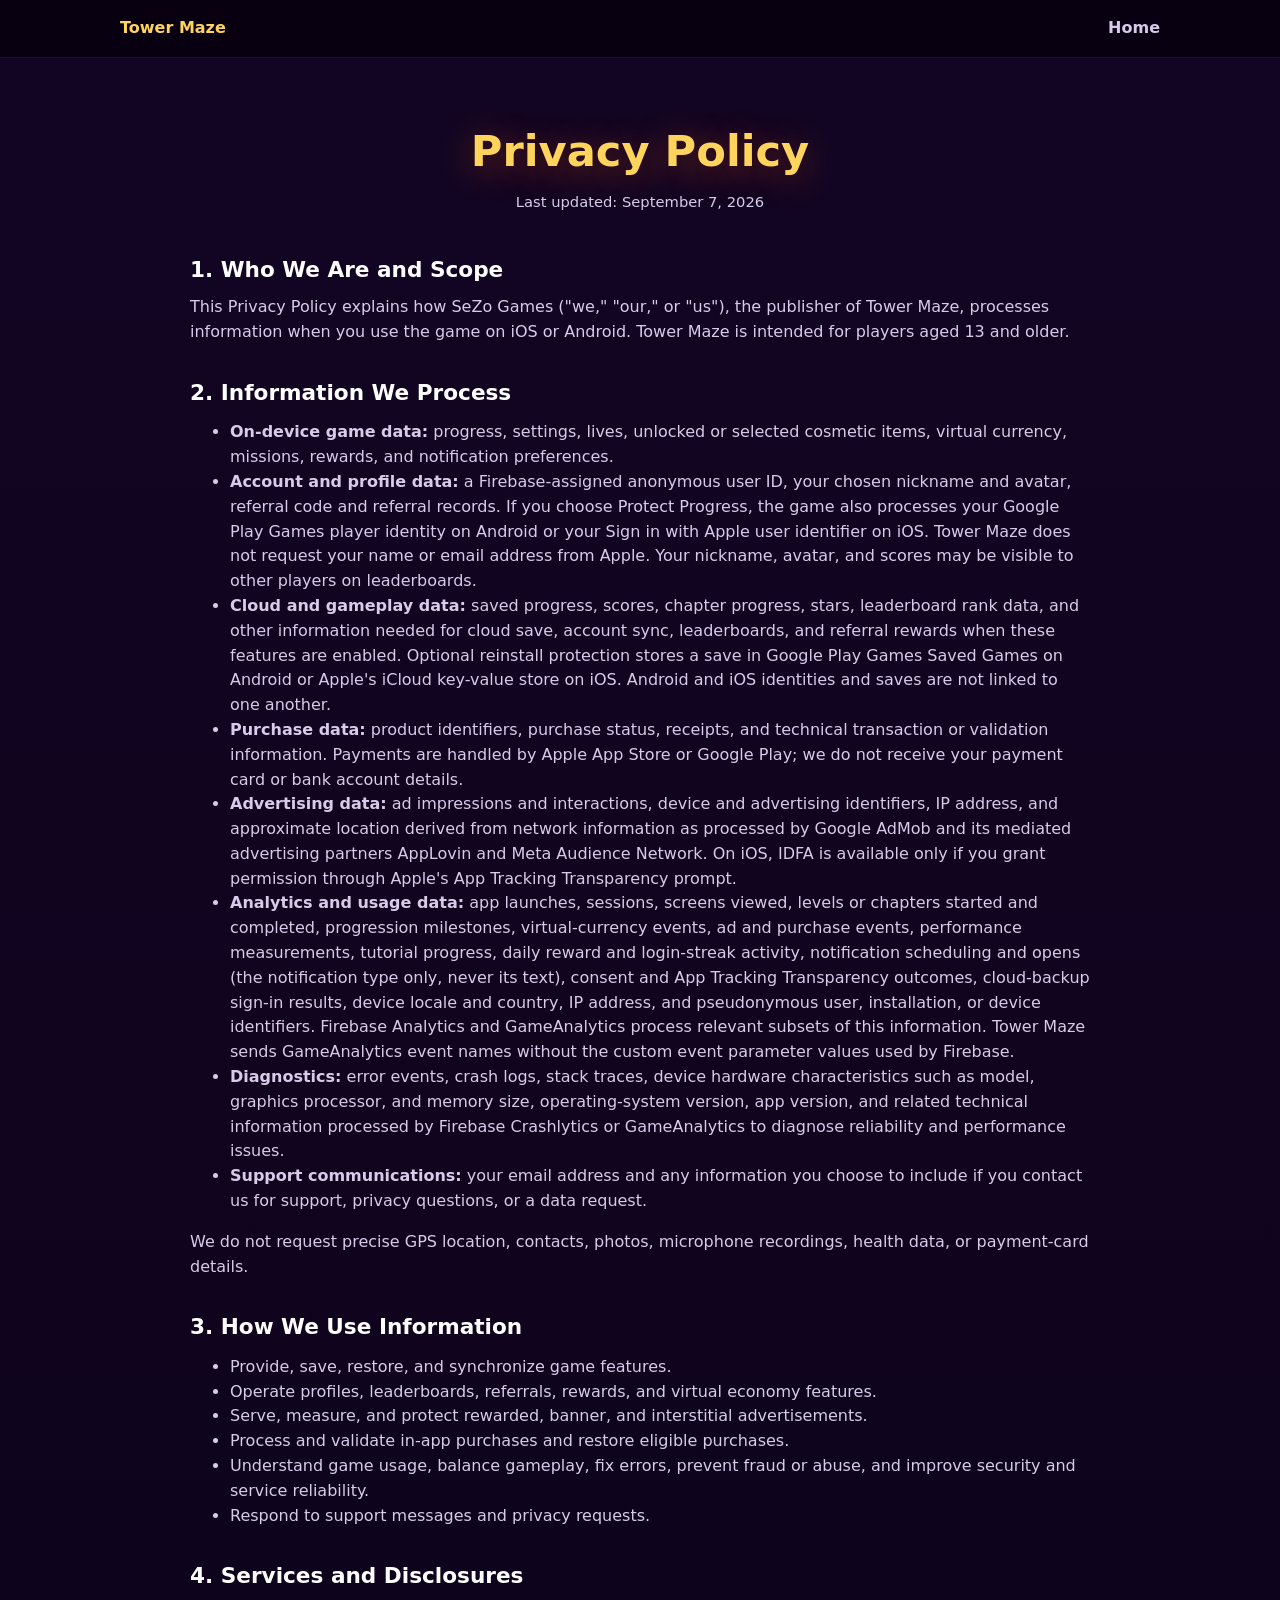
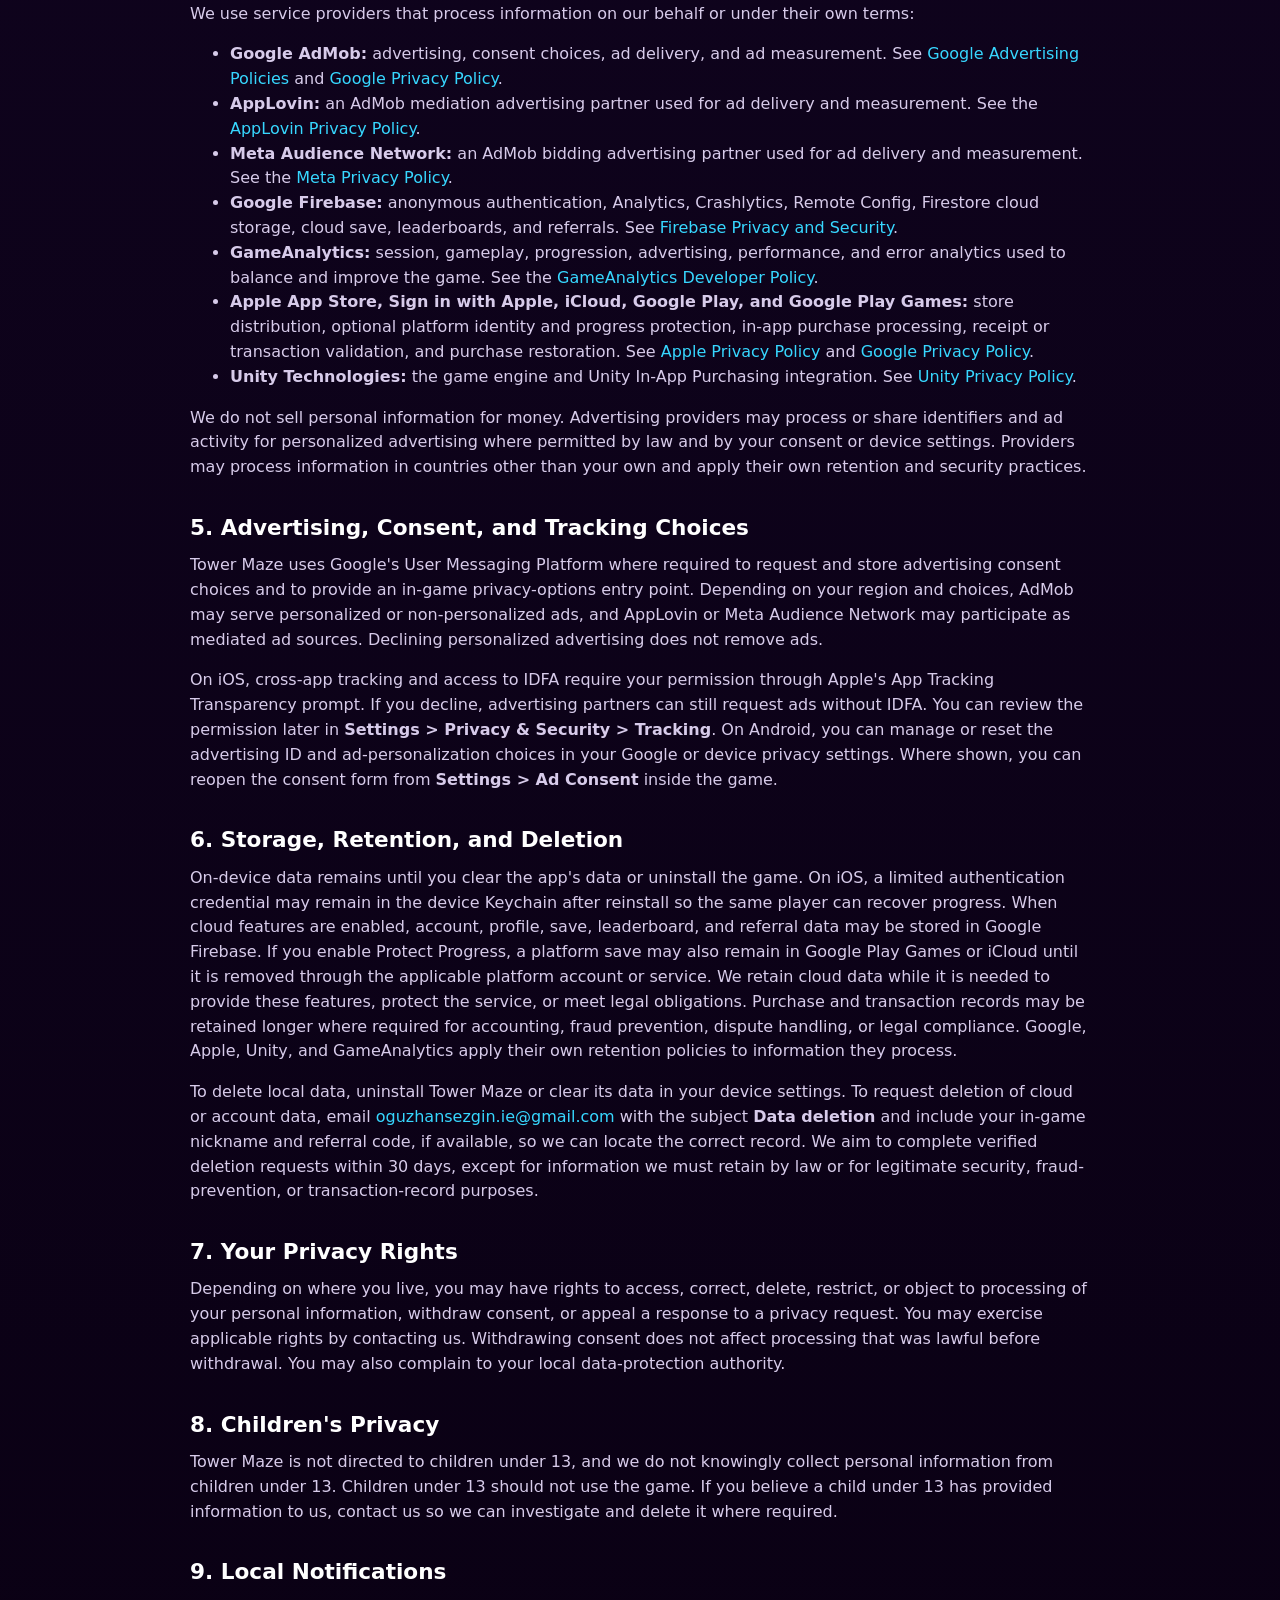
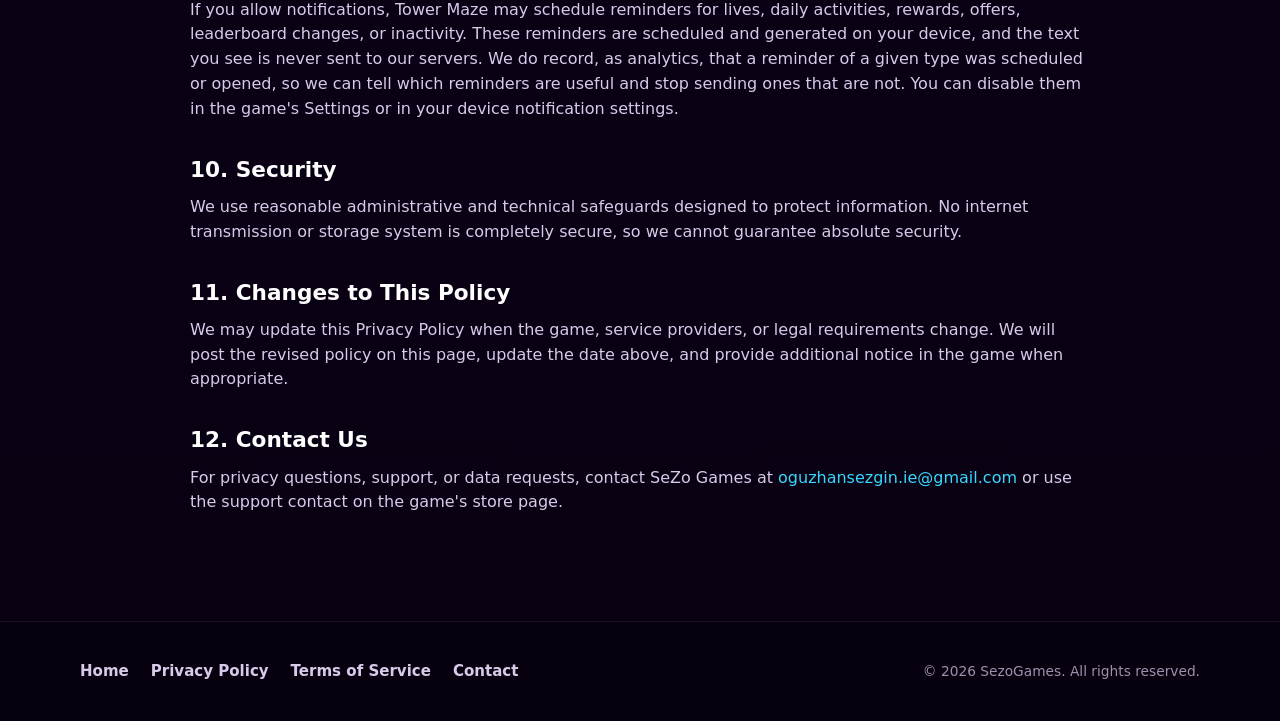
<file: privacy.html>
<!DOCTYPE html>
<html lang="en">
<head>
  <meta charset="UTF-8" />
  <meta name="viewport" content="width=device-width, initial-scale=1.0" />

  <title>Privacy Policy &mdash; Tower Maze</title>
  <meta name="description" content="TowerMaze privacy policy. Learn how we collect, use, and protect your data." />

  <!-- Canonical & hreflang -->
  <link rel="canonical" href="https://sezogames.github.io/privacy.html" />
  <link rel="alternate" hreflang="en" href="https://sezogames.github.io/privacy.html" />
  <link rel="icon" type="image/png" href="assets/app-icon.png" />

  <link rel="stylesheet" href="style.css" />
</head>
<body>

  <!-- ===== HEADER ===== -->
  <header class="site-header">
    <div class="header-inner">
      <a href="./" class="site-logo">Tower Maze</a>
      <nav class="nav-links">
        <a href="./">Home</a>
      </nav>
    </div>
  </header>

  <!-- ===== LEGAL CONTENT ===== -->
  <div class="legal-page">
    <div class="legal-header">
      <h1 class="legal-title">Privacy Policy</h1>
      <div class="legal-meta">
        <span>Last updated: September 7, 2026</span>
      </div>
    </div>

    <div class="legal-content">

      <h2>1. Who We Are and Scope</h2>
      <p>
        This Privacy Policy explains how SeZo Games ("we," "our," or "us"), the publisher of Tower Maze, processes information when you use the game on iOS or Android. Tower Maze is intended for players aged 13 and older.
      </p>

      <h2>2. Information We Process</h2>
      <ul>
        <li><strong>On-device game data:</strong> progress, settings, lives, unlocked or selected cosmetic items, virtual currency, missions, rewards, and notification preferences.</li>
        <li><strong>Account and profile data:</strong> a Firebase-assigned anonymous user ID, your chosen nickname and avatar, referral code and referral records. If you choose Protect Progress, the game also processes your Google Play Games player identity on Android or your Sign in with Apple user identifier on iOS. Tower Maze does not request your name or email address from Apple. Your nickname, avatar, and scores may be visible to other players on leaderboards.</li>
        <li><strong>Cloud and gameplay data:</strong> saved progress, scores, chapter progress, stars, leaderboard rank data, and other information needed for cloud save, account sync, leaderboards, and referral rewards when these features are enabled. Optional reinstall protection stores a save in Google Play Games Saved Games on Android or Apple's iCloud key-value store on iOS. Android and iOS identities and saves are not linked to one another.</li>
        <li><strong>Purchase data:</strong> product identifiers, purchase status, receipts, and technical transaction or validation information. Payments are handled by Apple App Store or Google Play; we do not receive your payment card or bank account details.</li>
        <li><strong>Advertising data:</strong> ad impressions and interactions, device and advertising identifiers, IP address, and approximate location derived from network information as processed by Google AdMob and its mediated advertising partners AppLovin and Meta Audience Network. On iOS, IDFA is available only if you grant permission through Apple's App Tracking Transparency prompt.</li>
        <li><strong>Analytics and usage data:</strong> app launches, sessions, screens viewed, levels or chapters started and completed, progression milestones, virtual-currency events, ad and purchase events, performance measurements, tutorial progress, daily reward and login-streak activity, notification scheduling and opens (the notification type only, never its text), consent and App Tracking Transparency outcomes, cloud-backup sign-in results, device locale and country, IP address, and pseudonymous user, installation, or device identifiers. Firebase Analytics and GameAnalytics process relevant subsets of this information. Tower Maze sends GameAnalytics event names without the custom event parameter values used by Firebase.</li>
        <li><strong>Diagnostics:</strong> error events, crash logs, stack traces, device hardware characteristics such as model, graphics processor, and memory size, operating-system version, app version, and related technical information processed by Firebase Crashlytics or GameAnalytics to diagnose reliability and performance issues.</li>
        <li><strong>Support communications:</strong> your email address and any information you choose to include if you contact us for support, privacy questions, or a data request.</li>
      </ul>
      <p>
        We do not request precise GPS location, contacts, photos, microphone recordings, health data, or payment-card details.
      </p>

      <h2>3. How We Use Information</h2>
      <ul>
        <li>Provide, save, restore, and synchronize game features.</li>
        <li>Operate profiles, leaderboards, referrals, rewards, and virtual economy features.</li>
        <li>Serve, measure, and protect rewarded, banner, and interstitial advertisements.</li>
        <li>Process and validate in-app purchases and restore eligible purchases.</li>
        <li>Understand game usage, balance gameplay, fix errors, prevent fraud or abuse, and improve security and service reliability.</li>
        <li>Respond to support messages and privacy requests.</li>
      </ul>

      <h2>4. Services and Disclosures</h2>
      <p>We use service providers that process information on our behalf or under their own terms:</p>
      <ul>
        <li><strong>Google AdMob:</strong> advertising, consent choices, ad delivery, and ad measurement. See <a href="https://policies.google.com/technologies/ads" target="_blank" rel="noopener noreferrer">Google Advertising Policies</a> and <a href="https://policies.google.com/privacy" target="_blank" rel="noopener noreferrer">Google Privacy Policy</a>.</li>
        <li><strong>AppLovin:</strong> an AdMob mediation advertising partner used for ad delivery and measurement. See the <a href="https://www.applovin.com/privacy/" target="_blank" rel="noopener noreferrer">AppLovin Privacy Policy</a>.</li>
        <li><strong>Meta Audience Network:</strong> an AdMob bidding advertising partner used for ad delivery and measurement. See the <a href="https://www.facebook.com/privacy/policy/" target="_blank" rel="noopener noreferrer">Meta Privacy Policy</a>.</li>
        <li><strong>Google Firebase:</strong> anonymous authentication, Analytics, Crashlytics, Remote Config, Firestore cloud storage, cloud save, leaderboards, and referrals. See <a href="https://firebase.google.com/support/privacy" target="_blank" rel="noopener noreferrer">Firebase Privacy and Security</a>.</li>
        <li><strong>GameAnalytics:</strong> session, gameplay, progression, advertising, performance, and error analytics used to balance and improve the game. See the <a href="https://www.gameanalytics.com/trust/privacy-faq" target="_blank" rel="noopener noreferrer">GameAnalytics Developer Policy</a>.</li>
        <li><strong>Apple App Store, Sign in with Apple, iCloud, Google Play, and Google Play Games:</strong> store distribution, optional platform identity and progress protection, in-app purchase processing, receipt or transaction validation, and purchase restoration. See <a href="https://www.apple.com/legal/privacy/" target="_blank" rel="noopener noreferrer">Apple Privacy Policy</a> and <a href="https://policies.google.com/privacy" target="_blank" rel="noopener noreferrer">Google Privacy Policy</a>.</li>
        <li><strong>Unity Technologies:</strong> the game engine and Unity In-App Purchasing integration. See <a href="https://unity.com/legal/privacy-policy" target="_blank" rel="noopener noreferrer">Unity Privacy Policy</a>.</li>
      </ul>
      <p>
        We do not sell personal information for money. Advertising providers may process or share identifiers and ad activity for personalized advertising where permitted by law and by your consent or device settings. Providers may process information in countries other than your own and apply their own retention and security practices.
      </p>

      <h2>5. Advertising, Consent, and Tracking Choices</h2>
      <p>
        Tower Maze uses Google's User Messaging Platform where required to request and store advertising consent choices and to provide an in-game privacy-options entry point. Depending on your region and choices, AdMob may serve personalized or non-personalized ads, and AppLovin or Meta Audience Network may participate as mediated ad sources. Declining personalized advertising does not remove ads.
      </p>
      <p>
        On iOS, cross-app tracking and access to IDFA require your permission through Apple's App Tracking Transparency prompt. If you decline, advertising partners can still request ads without IDFA. You can review the permission later in <strong>Settings &gt; Privacy &amp; Security &gt; Tracking</strong>. On Android, you can manage or reset the advertising ID and ad-personalization choices in your Google or device privacy settings. Where shown, you can reopen the consent form from <strong>Settings &gt; Ad Consent</strong> inside the game.
      </p>

      <h2>6. Storage, Retention, and Deletion</h2>
      <p>
        On-device data remains until you clear the app's data or uninstall the game. On iOS, a limited authentication credential may remain in the device Keychain after reinstall so the same player can recover progress. When cloud features are enabled, account, profile, save, leaderboard, and referral data may be stored in Google Firebase. If you enable Protect Progress, a platform save may also remain in Google Play Games or iCloud until it is removed through the applicable platform account or service. We retain cloud data while it is needed to provide these features, protect the service, or meet legal obligations. Purchase and transaction records may be retained longer where required for accounting, fraud prevention, dispute handling, or legal compliance. Google, Apple, Unity, and GameAnalytics apply their own retention policies to information they process.
      </p>
      <p>
        To delete local data, uninstall Tower Maze or clear its data in your device settings. To request deletion of cloud or account data, email <a href="mailto:oguzhansezgin.ie@gmail.com">oguzhansezgin.ie@gmail.com</a> with the subject <strong>Data deletion</strong> and include your in-game nickname and referral code, if available, so we can locate the correct record. We aim to complete verified deletion requests within 30 days, except for information we must retain by law or for legitimate security, fraud-prevention, or transaction-record purposes.
      </p>

      <h2>7. Your Privacy Rights</h2>
      <p>
        Depending on where you live, you may have rights to access, correct, delete, restrict, or object to processing of your personal information, withdraw consent, or appeal a response to a privacy request. You may exercise applicable rights by contacting us. Withdrawing consent does not affect processing that was lawful before withdrawal. You may also complain to your local data-protection authority.
      </p>

      <h2>8. Children's Privacy</h2>
      <p>
        Tower Maze is not directed to children under 13, and we do not knowingly collect personal information from children under 13. Children under 13 should not use the game. If you believe a child under 13 has provided information to us, contact us so we can investigate and delete it where required.
      </p>

      <h2>9. Local Notifications</h2>
      <p>
        If you allow notifications, Tower Maze may schedule reminders for lives, daily activities, rewards, offers, leaderboard changes, or inactivity. These reminders are scheduled and generated on your device, and the text you see is never sent to our servers. We do record, as analytics, that a reminder of a given type was scheduled or opened, so we can tell which reminders are useful and stop sending ones that are not. You can disable them in the game's Settings or in your device notification settings.
      </p>

      <h2>10. Security</h2>
      <p>
        We use reasonable administrative and technical safeguards designed to protect information. No internet transmission or storage system is completely secure, so we cannot guarantee absolute security.
      </p>

      <h2>11. Changes to This Policy</h2>
      <p>
        We may update this Privacy Policy when the game, service providers, or legal requirements change. We will post the revised policy on this page, update the date above, and provide additional notice in the game when appropriate.
      </p>

      <h2>12. Contact Us</h2>
      <p>
        For privacy questions, support, or data requests, contact SeZo Games at <a href="mailto:oguzhansezgin.ie@gmail.com">oguzhansezgin.ie@gmail.com</a> or use the support contact on the game's store page.
      </p>



    </div>
  </div>

  <!-- ===== FOOTER ===== -->
  <footer class="site-footer">
    <div class="container footer-inner">
      <nav class="footer-nav" aria-label="Footer navigation">
        <a href="./">Home</a>
        <a href="privacy.html">Privacy Policy</a>
        <a href="terms.html">Terms of Service</a>
        <a href="mailto:oguzhansezgin.ie@gmail.com">Contact</a>
      </nav>
      <p class="footer-copy">&copy; 2026 SezoGames. All rights reserved.</p>
    </div>
  </footer>

</body>
</html>
</file>
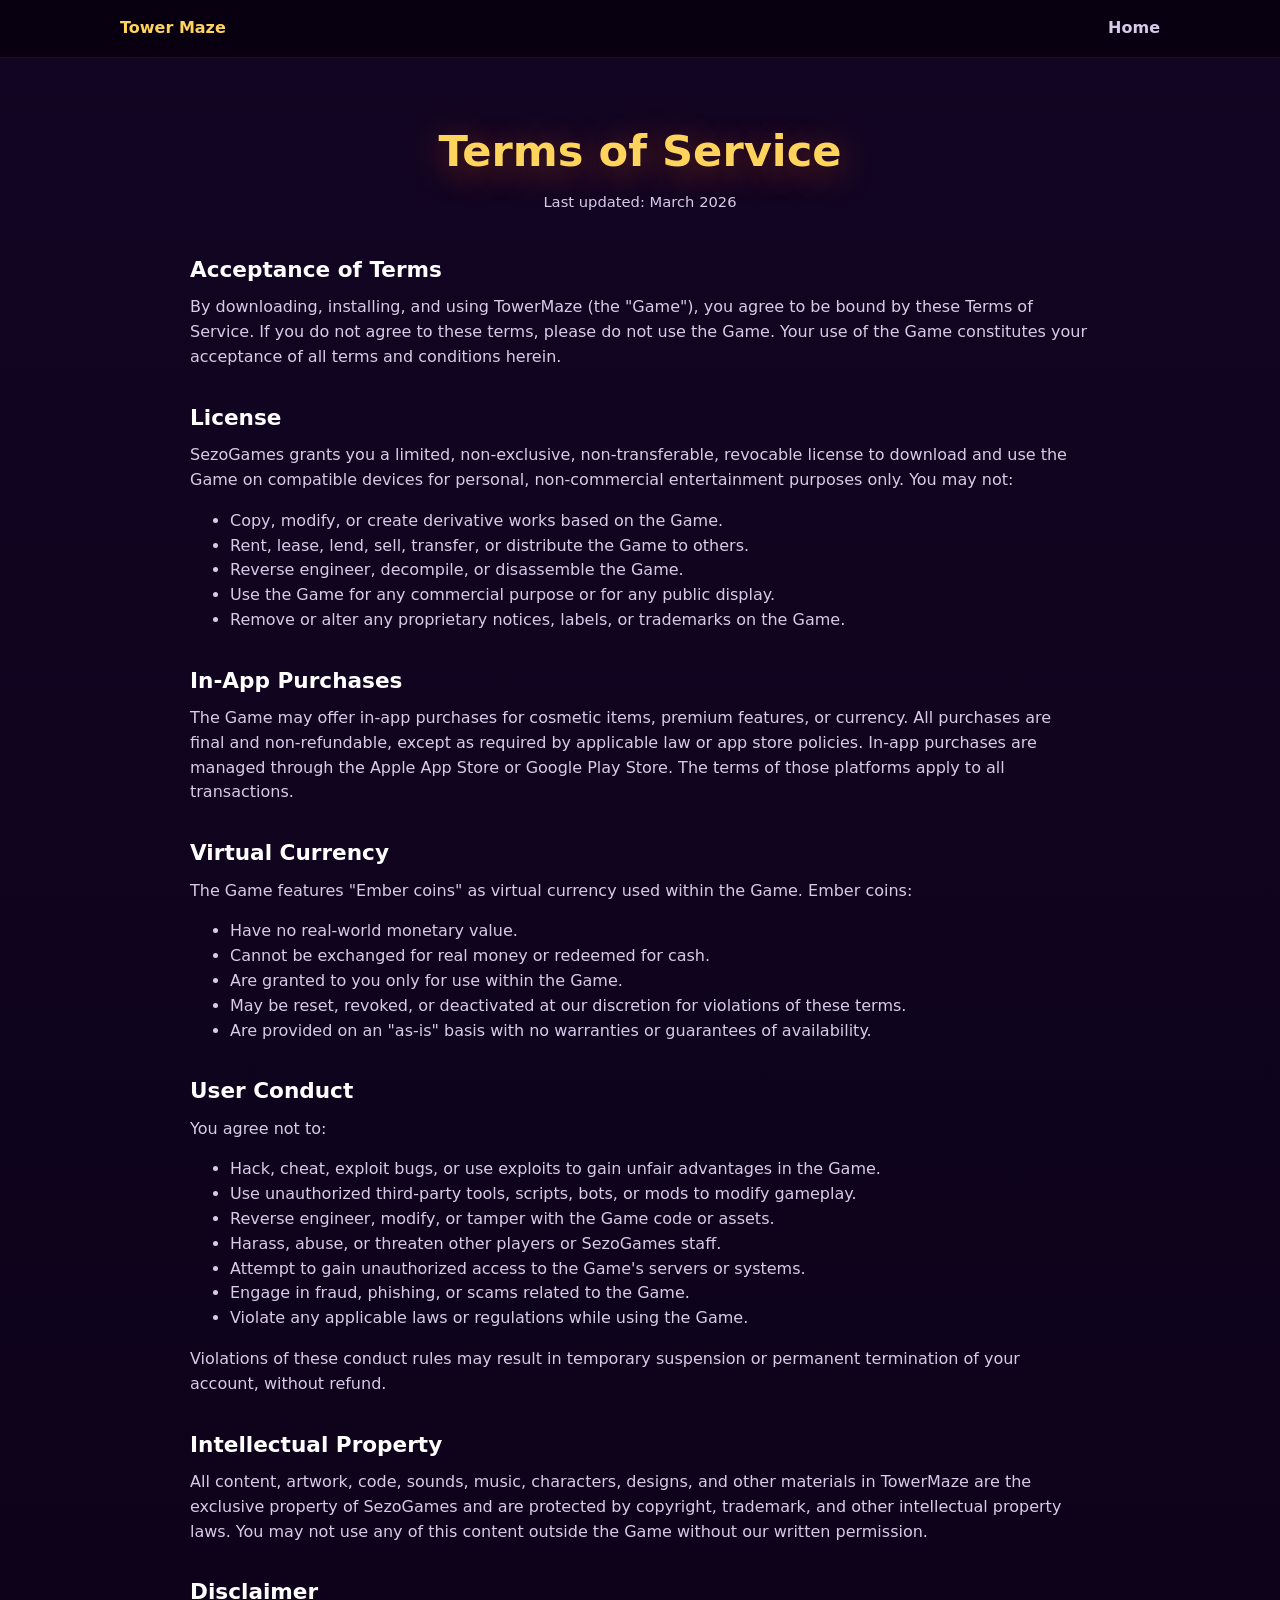
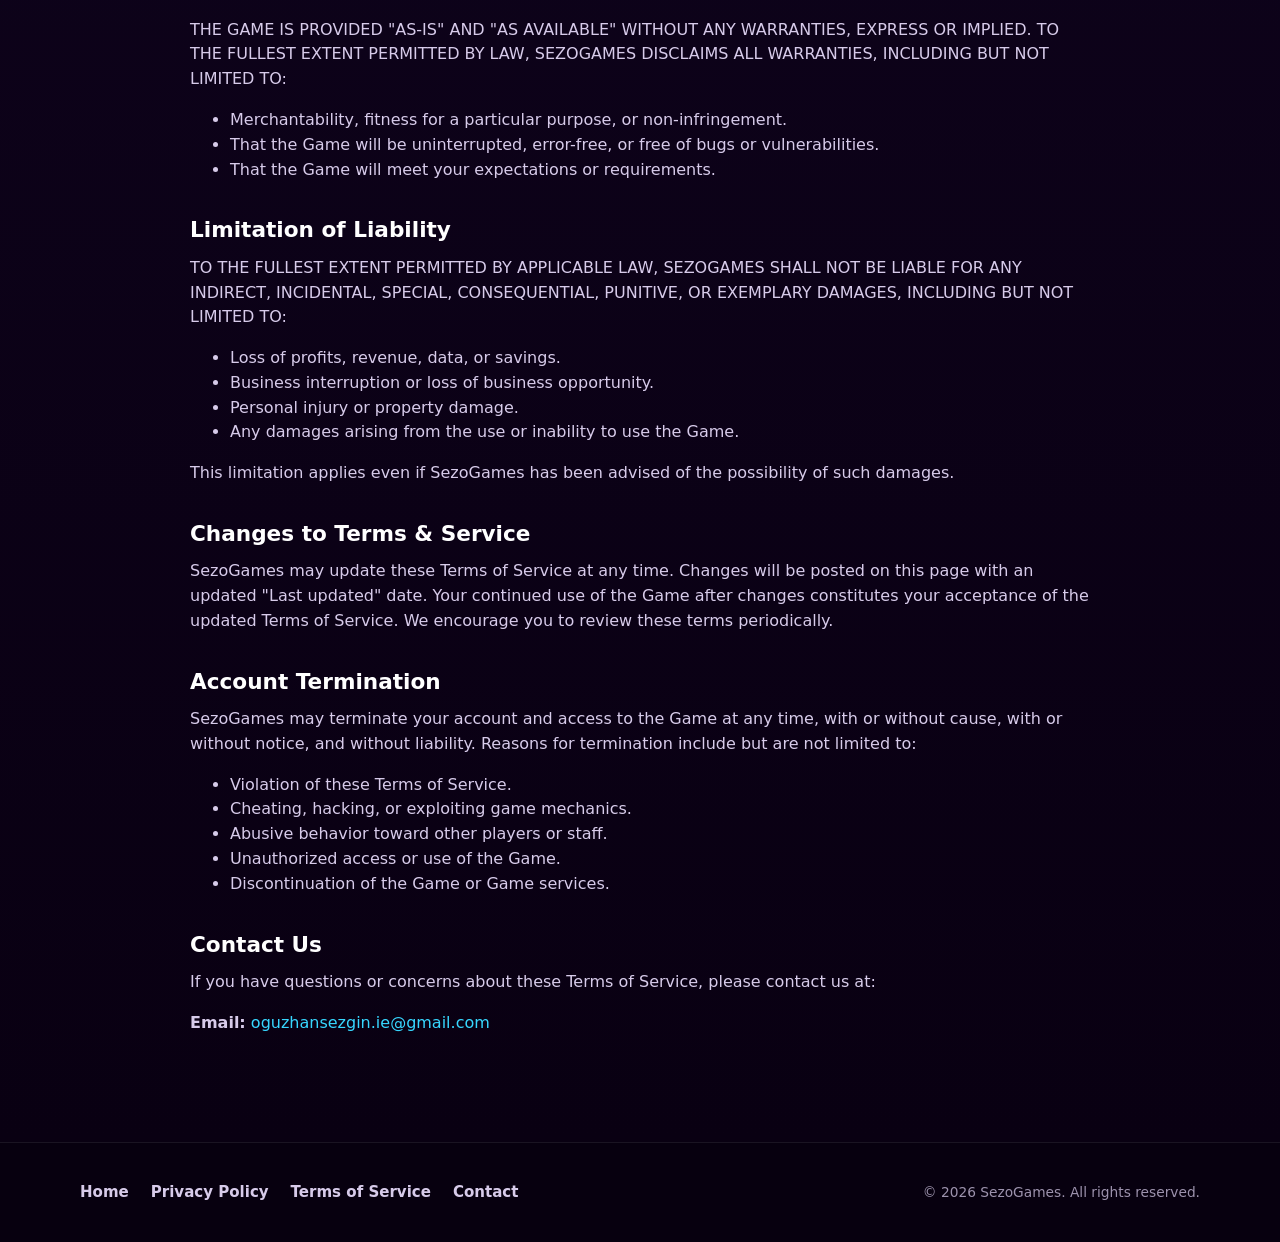
<file: terms.html>
<!DOCTYPE html>
<html lang="en">
<head>
  <meta charset="UTF-8" />
  <meta name="viewport" content="width=device-width, initial-scale=1.0" />

  <title>Terms of Service — TowerMaze</title>
  <meta name="description" content="TowerMaze terms of service. Read the terms and conditions for using our game." />

  <!-- Canonical & hreflang -->
  <link rel="canonical" href="https://sezogames.github.io/terms.html" />
  <link rel="alternate" hreflang="en" href="https://sezogames.github.io/terms.html" />
  <link rel="icon" type="image/png" href="assets/app-icon.png" />

  <link rel="stylesheet" href="style.css" />
</head>
<body>

  <!-- ===== HEADER ===== -->
  <header class="site-header">
    <div class="header-inner">
      <a href="./" class="site-logo">Tower Maze</a>
      <nav class="nav-links">
        <a href="./">Home</a>
      </nav>
    </div>
  </header>

  <!-- ===== LEGAL CONTENT ===== -->
  <div class="legal-page">
    <div class="legal-header">
      <h1 class="legal-title">Terms of Service</h1>
      <div class="legal-meta">
        <span>Last updated: March 2026</span>
      </div>
    </div>

    <div class="legal-content">

      <h2>Acceptance of Terms</h2>
      <p>
        By downloading, installing, and using TowerMaze (the "Game"), you agree to be bound by these Terms of Service. If you do not agree to these terms, please do not use the Game. Your use of the Game constitutes your acceptance of all terms and conditions herein.
      </p>

      <h2>License</h2>
      <p>
        SezoGames grants you a limited, non-exclusive, non-transferable, revocable license to download and use the Game on compatible devices for personal, non-commercial entertainment purposes only. You may not:
      </p>
      <ul>
        <li>Copy, modify, or create derivative works based on the Game.</li>
        <li>Rent, lease, lend, sell, transfer, or distribute the Game to others.</li>
        <li>Reverse engineer, decompile, or disassemble the Game.</li>
        <li>Use the Game for any commercial purpose or for any public display.</li>
        <li>Remove or alter any proprietary notices, labels, or trademarks on the Game.</li>
      </ul>

      <h2>In-App Purchases</h2>
      <p>
        The Game may offer in-app purchases for cosmetic items, premium features, or currency. All purchases are final and non-refundable, except as required by applicable law or app store policies. In-app purchases are managed through the Apple App Store or Google Play Store. The terms of those platforms apply to all transactions.
      </p>

      <h2>Virtual Currency</h2>
      <p>
        The Game features "Ember coins" as virtual currency used within the Game. Ember coins:
      </p>
      <ul>
        <li>Have no real-world monetary value.</li>
        <li>Cannot be exchanged for real money or redeemed for cash.</li>
        <li>Are granted to you only for use within the Game.</li>
        <li>May be reset, revoked, or deactivated at our discretion for violations of these terms.</li>
        <li>Are provided on an "as-is" basis with no warranties or guarantees of availability.</li>
      </ul>

      <h2>User Conduct</h2>
      <p>
        You agree not to:
      </p>
      <ul>
        <li>Hack, cheat, exploit bugs, or use exploits to gain unfair advantages in the Game.</li>
        <li>Use unauthorized third-party tools, scripts, bots, or mods to modify gameplay.</li>
        <li>Reverse engineer, modify, or tamper with the Game code or assets.</li>
        <li>Harass, abuse, or threaten other players or SezoGames staff.</li>
        <li>Attempt to gain unauthorized access to the Game's servers or systems.</li>
        <li>Engage in fraud, phishing, or scams related to the Game.</li>
        <li>Violate any applicable laws or regulations while using the Game.</li>
      </ul>
      <p>
        Violations of these conduct rules may result in temporary suspension or permanent termination of your account, without refund.
      </p>

      <h2>Intellectual Property</h2>
      <p>
        All content, artwork, code, sounds, music, characters, designs, and other materials in TowerMaze are the exclusive property of SezoGames and are protected by copyright, trademark, and other intellectual property laws. You may not use any of this content outside the Game without our written permission.
      </p>

      <h2>Disclaimer</h2>
      <p>
        THE GAME IS PROVIDED "AS-IS" AND "AS AVAILABLE" WITHOUT ANY WARRANTIES, EXPRESS OR IMPLIED. TO THE FULLEST EXTENT PERMITTED BY LAW, SEZOGAMES DISCLAIMS ALL WARRANTIES, INCLUDING BUT NOT LIMITED TO:
      </p>
      <ul>
        <li>Merchantability, fitness for a particular purpose, or non-infringement.</li>
        <li>That the Game will be uninterrupted, error-free, or free of bugs or vulnerabilities.</li>
        <li>That the Game will meet your expectations or requirements.</li>
      </ul>

      <h2>Limitation of Liability</h2>
      <p>
        TO THE FULLEST EXTENT PERMITTED BY APPLICABLE LAW, SEZOGAMES SHALL NOT BE LIABLE FOR ANY INDIRECT, INCIDENTAL, SPECIAL, CONSEQUENTIAL, PUNITIVE, OR EXEMPLARY DAMAGES, INCLUDING BUT NOT LIMITED TO:
      </p>
      <ul>
        <li>Loss of profits, revenue, data, or savings.</li>
        <li>Business interruption or loss of business opportunity.</li>
        <li>Personal injury or property damage.</li>
        <li>Any damages arising from the use or inability to use the Game.</li>
      </ul>
      <p>
        This limitation applies even if SezoGames has been advised of the possibility of such damages.
      </p>

      <h2>Changes to Terms & Service</h2>
      <p>
        SezoGames may update these Terms of Service at any time. Changes will be posted on this page with an updated "Last updated" date. Your continued use of the Game after changes constitutes your acceptance of the updated Terms of Service. We encourage you to review these terms periodically.
      </p>

      <h2>Account Termination</h2>
      <p>
        SezoGames may terminate your account and access to the Game at any time, with or without cause, with or without notice, and without liability. Reasons for termination include but are not limited to:
      </p>
      <ul>
        <li>Violation of these Terms of Service.</li>
        <li>Cheating, hacking, or exploiting game mechanics.</li>
        <li>Abusive behavior toward other players or staff.</li>
        <li>Unauthorized access or use of the Game.</li>
        <li>Discontinuation of the Game or Game services.</li>
      </ul>

      <h2>Contact Us</h2>
      <p>
        If you have questions or concerns about these Terms of Service, please contact us at:
      </p>
      <p>
        <strong>Email:</strong> <a href="mailto:oguzhansezgin.ie@gmail.com">oguzhansezgin.ie@gmail.com</a>
      </p>



    </div>
  </div>

  <!-- ===== FOOTER ===== -->
  <footer class="site-footer">
    <div class="container footer-inner">
      <nav class="footer-nav" aria-label="Footer navigation">
        <a href="./">Home</a>
        <a href="privacy.html">Privacy Policy</a>
        <a href="terms.html">Terms of Service</a>
        <a href="mailto:oguzhansezgin.ie@gmail.com">Contact</a>
      </nav>
      <p class="footer-copy">&copy; 2026 SezoGames. All rights reserved.</p>
    </div>
  </footer>

</body>
</html>
</file>
<file: style.css>
:root {
  --ink: #090012;
  --night: #120523;
  --panel: #1d0b35;
  --panel-2: #071728;
  --gold: #ffd45d;
  --gold-strong: #ffad25;
  --lava: #ff4d18;
  --cyan: #37d7ff;
  --mint: #48f0bd;
  --text: #fff8e8;
  --muted: #d7cbea;
  --line: rgba(255, 212, 93, 0.22);
  --shadow: 0 22px 70px rgba(0, 0, 0, 0.42);
  --font-main: "Segoe UI", system-ui, -apple-system, BlinkMacSystemFont, Arial, sans-serif;
}

*,
*::before,
*::after {
  box-sizing: border-box;
}

html {
  scroll-behavior: smooth;
}

body {
  margin: 0;
  background: var(--ink);
  color: var(--text);
  font-family: var(--font-main);
  line-height: 1.55;
  -webkit-font-smoothing: antialiased;
}

img {
  display: block;
  max-width: 100%;
}

a {
  color: inherit;
  text-decoration: none;
}

.container {
  width: min(1120px, calc(100% - 40px));
  margin: 0 auto;
}

.topbar {
  position: fixed;
  z-index: 20;
  top: 0;
  left: 0;
  right: 0;
  display: flex;
  align-items: center;
  justify-content: space-between;
  gap: 20px;
  padding: 16px max(20px, calc((100vw - 1120px) / 2));
  background: rgba(9, 0, 18, 0.66);
  border-bottom: 1px solid rgba(255, 255, 255, 0.08);
  backdrop-filter: blur(16px);
}

.brand {
  display: inline-flex;
  align-items: center;
  gap: 10px;
  min-width: max-content;
  font-weight: 900;
  color: #fff;
}

.brand-mark {
  display: block;
  width: 38px;
  height: 38px;
  border-radius: 9px;
  object-fit: cover;
  box-shadow: 0 0 26px rgba(255, 105, 23, 0.52);
}

.topnav,
.footer-nav {
  display: flex;
  flex-wrap: wrap;
  align-items: center;
  justify-content: center;
  gap: 10px 22px;
}

.topnav a,
.footer-nav a {
  color: var(--muted);
  font-size: 0.94rem;
  font-weight: 750;
}

.topnav a:hover,
.footer-nav a:hover {
  color: var(--gold);
}

.language-switcher {
  position: relative;
  flex: 0 0 auto;
}

.language-switcher summary {
  display: grid;
  place-items: center;
  width: 42px;
  height: 42px;
  border: 1px solid rgba(255, 212, 93, 0.28);
  border-radius: 8px;
  background: rgba(255, 255, 255, 0.08);
  cursor: pointer;
  list-style: none;
  transition: background 0.2s ease, border-color 0.2s ease, transform 0.2s ease;
}

.language-switcher summary::-webkit-details-marker {
  display: none;
}

.language-switcher summary:hover {
  background: rgba(255, 212, 93, 0.12);
  border-color: rgba(255, 212, 93, 0.6);
  transform: translateY(-1px);
}

.language-icon {
  width: 24px;
  height: 24px;
}

.language-menu {
  position: absolute;
  top: calc(100% + 10px);
  right: 0;
  z-index: 30;
  display: grid;
  min-width: 128px;
  padding: 8px;
  border: 1px solid rgba(255, 212, 93, 0.28);
  border-radius: 8px;
  background: rgba(9, 0, 18, 0.96);
  box-shadow: var(--shadow);
}

.language-menu a {
  display: block;
  padding: 9px 12px;
  border-radius: 6px;
  color: var(--muted);
  font-size: 0.9rem;
  font-weight: 850;
  white-space: nowrap;
}

.language-menu a:hover {
  background: rgba(255, 212, 93, 0.12);
  color: var(--gold);
}

.hero {
  position: relative;
  min-height: 68svh;
  display: grid;
  align-items: center;
  padding: 112px 20px 72px;
  overflow: hidden;
  background:
    linear-gradient(90deg, rgba(9, 0, 18, 0.92) 0%, rgba(9, 0, 18, 0.68) 44%, rgba(9, 0, 18, 0.16) 100%),
    linear-gradient(180deg, rgba(9, 0, 18, 0.04), rgba(9, 0, 18, 0.74)),
    url("assets/hero-gameplay.webp") center right 28% / cover no-repeat;
}

.hero::after {
  content: "";
  position: absolute;
  inset: auto 0 0;
  height: 160px;
  background: linear-gradient(180deg, transparent, var(--ink));
  pointer-events: none;
}

.hero-content {
  position: relative;
  z-index: 1;
  width: min(680px, 100%);
  margin-left: max(0px, calc((100vw - 1120px) / 2));
}

.eyebrow {
  margin: 0 0 12px;
  color: var(--mint);
  font-size: 0.78rem;
  font-weight: 900;
  letter-spacing: 0;
  text-transform: uppercase;
}

h1,
h2,
h3,
p {
  margin-top: 0;
}

h1 {
  margin-bottom: 18px;
  font-size: 5.2rem;
  line-height: 0.95;
  color: var(--gold);
  text-shadow: 0 6px 36px rgba(255, 102, 0, 0.45);
}

h2 {
  margin-bottom: 20px;
  font-size: 2.45rem;
  line-height: 1.08;
}

h3 {
  margin-bottom: 10px;
  font-size: 1.12rem;
  line-height: 1.18;
}

.hero-copy {
  width: min(620px, 100%);
  margin-bottom: 28px;
  color: #f3e9ff;
  font-size: 1.2rem;
}

.hero-actions,
.download-actions {
  display: flex;
  flex-wrap: wrap;
  gap: 14px;
}

.store-button {
  display: inline-flex;
  flex-direction: column;
  justify-content: center;
  min-width: 172px;
  min-height: 62px;
  padding: 10px 20px;
  border: 1px solid rgba(255, 255, 255, 0.18);
  border-radius: 8px;
  background: rgba(255, 255, 255, 0.08);
  color: #fff;
  font-weight: 900;
  line-height: 1.12;
  box-shadow: 0 12px 28px rgba(0, 0, 0, 0.25);
}

.store-button.primary {
  background: linear-gradient(180deg, #ffb83f, #ff5a16);
  border-color: rgba(255, 236, 169, 0.85);
  color: #170713;
}

.store-button:hover {
  transform: translateY(-2px);
}

.store-kicker {
  display: block;
  font-size: 0.72rem;
  font-weight: 800;
  opacity: 0.8;
}

.hero-stats {
  display: grid;
  grid-template-columns: repeat(3, minmax(0, 1fr));
  gap: 10px;
  width: min(520px, 100%);
  margin: 34px 0 0;
}

.hero-stats + .hero-actions {
  margin-top: 28px;
}

.hero-stats div {
  min-height: 88px;
  padding: 16px;
  border: 1px solid rgba(255, 212, 93, 0.22);
  border-radius: 8px;
  background: rgba(13, 4, 30, 0.72);
}

.hero-stats dt {
  color: var(--gold);
  font-size: 1.35rem;
  font-weight: 950;
}

.hero-stats dd {
  margin: 2px 0 0;
  color: var(--muted);
  font-size: 0.9rem;
}

section {
  padding: 86px 0;
}

.showcase {
  background:
    linear-gradient(180deg, var(--ink), #16072c 36%, #071728);
}

.showcase-grid {
  display: grid;
  grid-template-columns: minmax(0, 0.88fr) minmax(0, 1.12fr);
  gap: 42px;
  align-items: start;
}

.section-intro p:not(.eyebrow) {
  color: var(--muted);
  font-size: 1.04rem;
}

.feature-list {
  display: grid;
  grid-template-columns: repeat(2, minmax(0, 1fr));
  gap: 14px;
}

.feature-card {
  min-height: 190px;
  padding: 22px;
  border: 1px solid var(--line);
  border-radius: 8px;
  background: linear-gradient(180deg, rgba(255, 255, 255, 0.07), rgba(255, 255, 255, 0.025));
  box-shadow: var(--shadow);
}

.feature-number {
  display: inline-block;
  margin-bottom: 28px;
  color: var(--cyan);
  font-size: 0.8rem;
  font-weight: 950;
}

.feature-card p {
  color: var(--muted);
  font-size: 0.94rem;
}

.phone-strip {
  display: grid;
  grid-template-columns: repeat(4, minmax(180px, 1fr));
  gap: 18px;
  padding: 0 20px 94px;
  background: #071728;
  overflow: hidden;
}

.phone-strip img,
.screenshot-gallery img,
.visual-panel img {
  border: 1px solid rgba(255, 255, 255, 0.16);
  border-radius: 8px;
  box-shadow: var(--shadow);
}

.phone-strip img {
  width: 100%;
  height: 520px;
  object-fit: cover;
}

.phone-strip img:nth-child(2),
.phone-strip img:nth-child(4) {
  margin-top: 42px;
}

.deep-dive {
  background:
    linear-gradient(180deg, #071728, #17052b 56%, #0c0319);
}

.split {
  display: grid;
  grid-template-columns: minmax(260px, 420px) minmax(0, 1fr);
  gap: 56px;
  align-items: center;
}

.visual-panel img {
  width: 100%;
  aspect-ratio: 9 / 16;
  object-fit: cover;
}

.pill-grid {
  display: flex;
  flex-wrap: wrap;
  gap: 10px;
  margin-top: 28px;
}

.pill-grid span {
  padding: 10px 14px;
  border: 1px solid rgba(55, 215, 255, 0.28);
  border-radius: 999px;
  background: rgba(55, 215, 255, 0.08);
  color: #eafaff;
  font-size: 0.9rem;
  font-weight: 800;
}

.gallery {
  background: #0c0319;
}

.centered {
  width: min(780px, 100%);
  margin: 0 auto 34px;
  text-align: center;
}

.screenshot-gallery {
  display: grid;
  grid-template-columns: repeat(4, minmax(0, 1fr));
  gap: 16px;
}

.screenshot-gallery img {
  width: 100%;
  aspect-ratio: 9 / 16;
  object-fit: cover;
  background: var(--panel);
}

.download-band {
  background:
    linear-gradient(100deg, rgba(255, 77, 24, 0.18), rgba(55, 215, 255, 0.1)),
    #10041f;
}

.download-grid {
  display: grid;
  grid-template-columns: minmax(0, 1fr) auto;
  gap: 34px;
  align-items: center;
}

.download-grid p:not(.eyebrow) {
  max-width: 620px;
  color: var(--muted);
}

.site-footer {
  padding: 38px 0;
  background: #07000f;
  border-top: 1px solid rgba(255, 255, 255, 0.08);
}

.footer-inner {
  display: flex;
  align-items: center;
  justify-content: space-between;
  gap: 24px;
}

.footer-copy {
  margin: 0;
  color: rgba(215, 203, 234, 0.72);
  font-size: 0.86rem;
}

.footer-brand {
  flex: 0 0 auto;
}

.site-header {
  position: sticky;
  top: 0;
  z-index: 10;
  padding: 16px 0;
  background: rgba(9, 0, 18, 0.9);
  border-bottom: 1px solid rgba(255, 255, 255, 0.08);
  backdrop-filter: blur(16px);
}

.header-inner {
  display: flex;
  align-items: center;
  justify-content: space-between;
  width: min(1040px, calc(100% - 40px));
  margin: 0 auto;
}

.site-logo {
  color: var(--gold);
  font-weight: 900;
}

.nav-links {
  display: flex;
  gap: 20px;
}

.nav-links a {
  color: var(--muted);
  font-weight: 800;
}

.legal-page {
  min-height: 100vh;
  padding: 70px 20px 90px;
  background: linear-gradient(180deg, var(--night), var(--ink));
}

.legal-header,
.legal-content {
  width: min(900px, 100%);
  margin: 0 auto;
}

.legal-header {
  margin-bottom: 44px;
  text-align: center;
}

.legal-title {
  margin: 0 0 16px;
  color: var(--gold);
  font-size: 2.7rem;
  line-height: 1.1;
}

.legal-meta {
  display: flex;
  flex-wrap: wrap;
  justify-content: center;
  gap: 12px 22px;
  color: var(--muted);
  font-size: 0.92rem;
}

.legal-content h2 {
  margin: 36px 0 14px;
  color: #fff;
  font-size: 1.35rem;
}

.legal-content h3 {
  margin: 26px 0 10px;
  color: var(--gold);
  font-size: 1.08rem;
}

.legal-content p,
.legal-content li {
  color: var(--muted);
}

.legal-content a {
  color: var(--cyan);
}

.legal-notice {
  margin: 34px 0;
  padding: 18px 20px;
  border-left: 4px solid var(--lava);
  border-radius: 8px;
  background: rgba(255, 77, 24, 0.12);
  color: var(--text);
}

@media (max-width: 900px) {
  .topbar {
    align-items: flex-start;
    flex-direction: column;
    gap: 12px;
  }

  .hero {
    min-height: 70svh;
    padding-top: 148px;
    background:
      linear-gradient(180deg, rgba(9, 0, 18, 0.86), rgba(9, 0, 18, 0.78)),
      url("assets/hero-gameplay.webp") center top / cover no-repeat;
  }

  h1 {
    font-size: 4rem;
  }

  h2 {
    font-size: 2rem;
  }

  .showcase-grid,
  .split,
  .download-grid {
    grid-template-columns: 1fr;
  }

  .phone-strip {
    grid-template-columns: repeat(2, minmax(0, 1fr));
  }

  .screenshot-gallery {
    grid-template-columns: repeat(2, minmax(0, 1fr));
  }

  .download-actions {
    justify-content: flex-start;
  }

  .footer-inner {
    flex-direction: column;
    text-align: center;
  }
}

@media (max-width: 620px) {
  .container {
    width: min(100% - 28px, 1120px);
  }

  section {
    padding: 62px 0;
  }

  .topnav {
    justify-content: flex-start;
    gap: 8px 15px;
  }

  .topnav a {
    font-size: 0.86rem;
  }

  h1 {
    font-size: 3.15rem;
  }

  h2 {
    font-size: 1.65rem;
  }

  .hero-copy {
    font-size: 1.02rem;
  }

  .hero-actions,
  .download-actions {
    flex-direction: column;
    align-items: stretch;
  }

  .store-button {
    width: 100%;
  }

  .hero-stats {
    grid-template-columns: 1fr;
  }

  .feature-list,
  .phone-strip,
  .screenshot-gallery {
    grid-template-columns: 1fr;
  }

  .feature-card {
    min-height: auto;
  }

  .phone-strip {
    padding-bottom: 62px;
  }

  .phone-strip img {
    height: auto;
    aspect-ratio: 9 / 16;
  }

  .phone-strip img:nth-child(2),
  .phone-strip img:nth-child(4) {
    margin-top: 0;
  }

  .header-inner {
    flex-direction: column;
    gap: 12px;
  }

  .legal-title {
    font-size: 2rem;
  }
}
</file>
